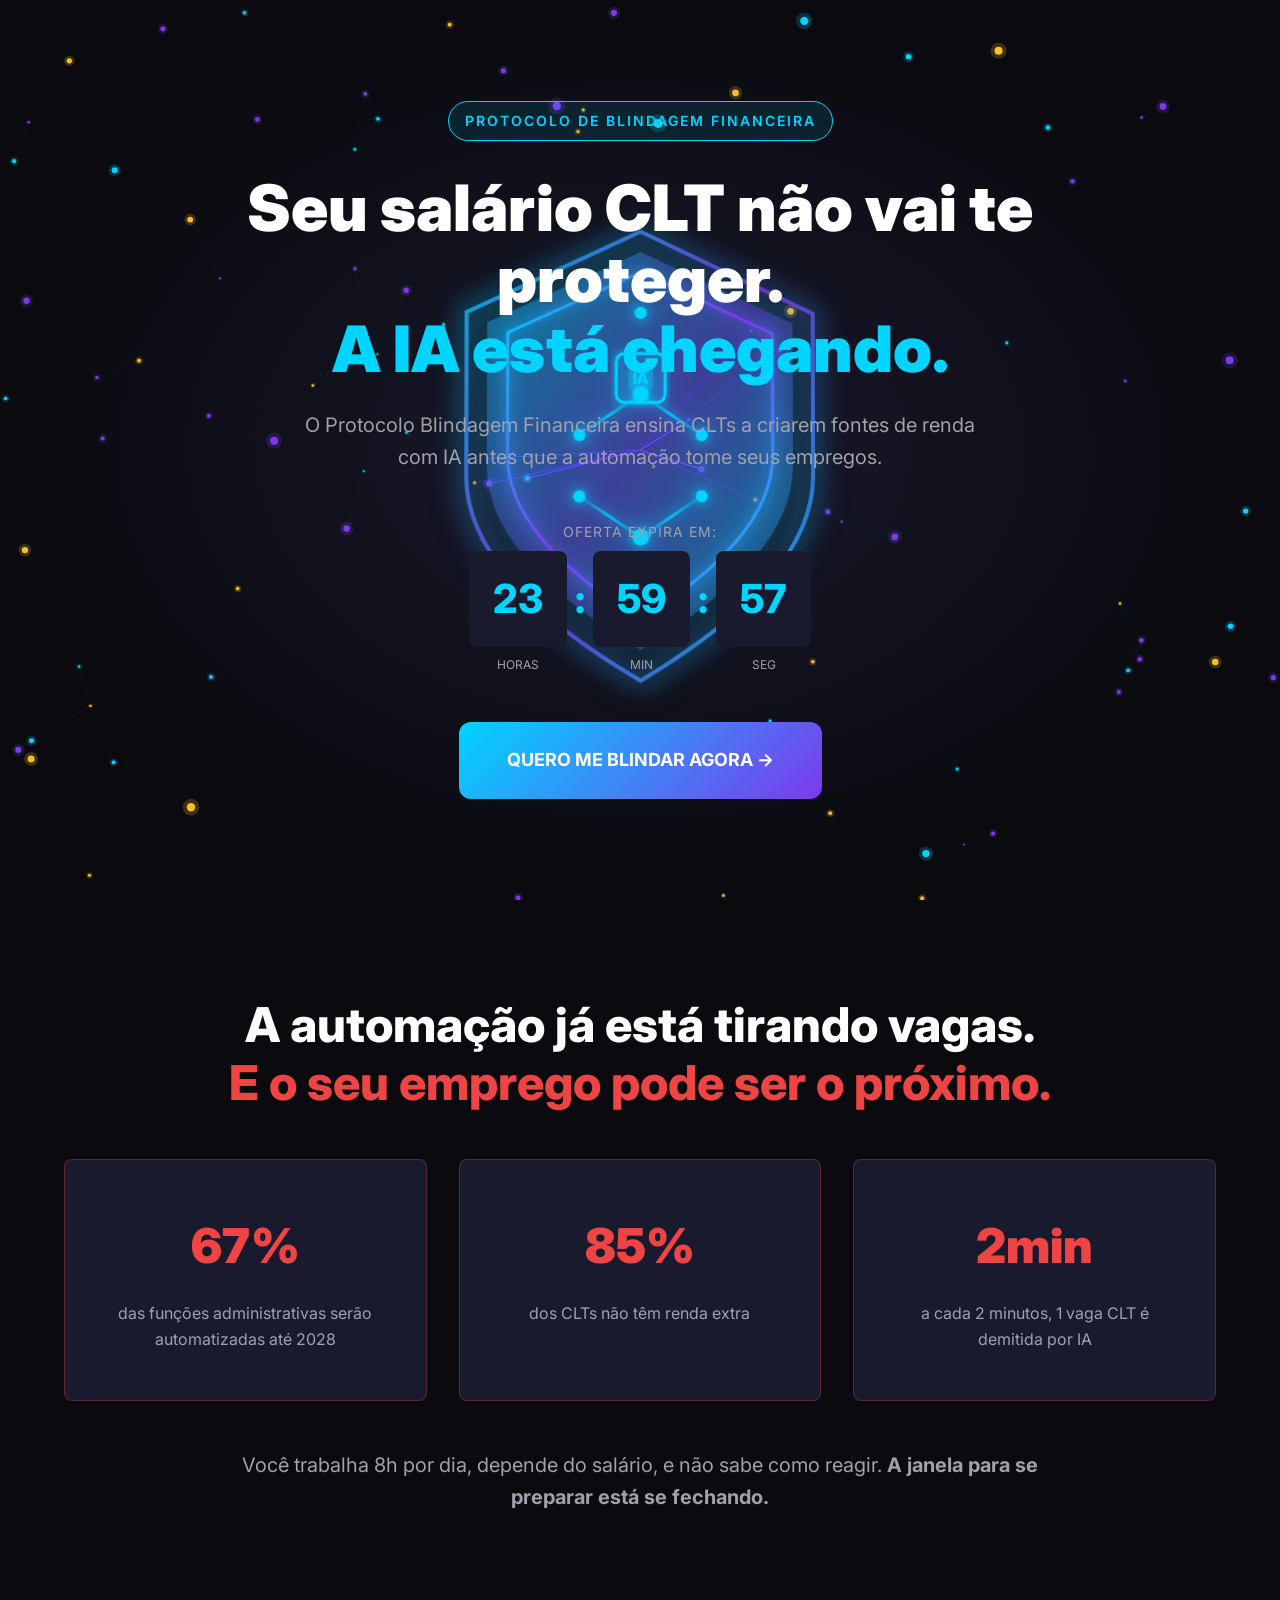
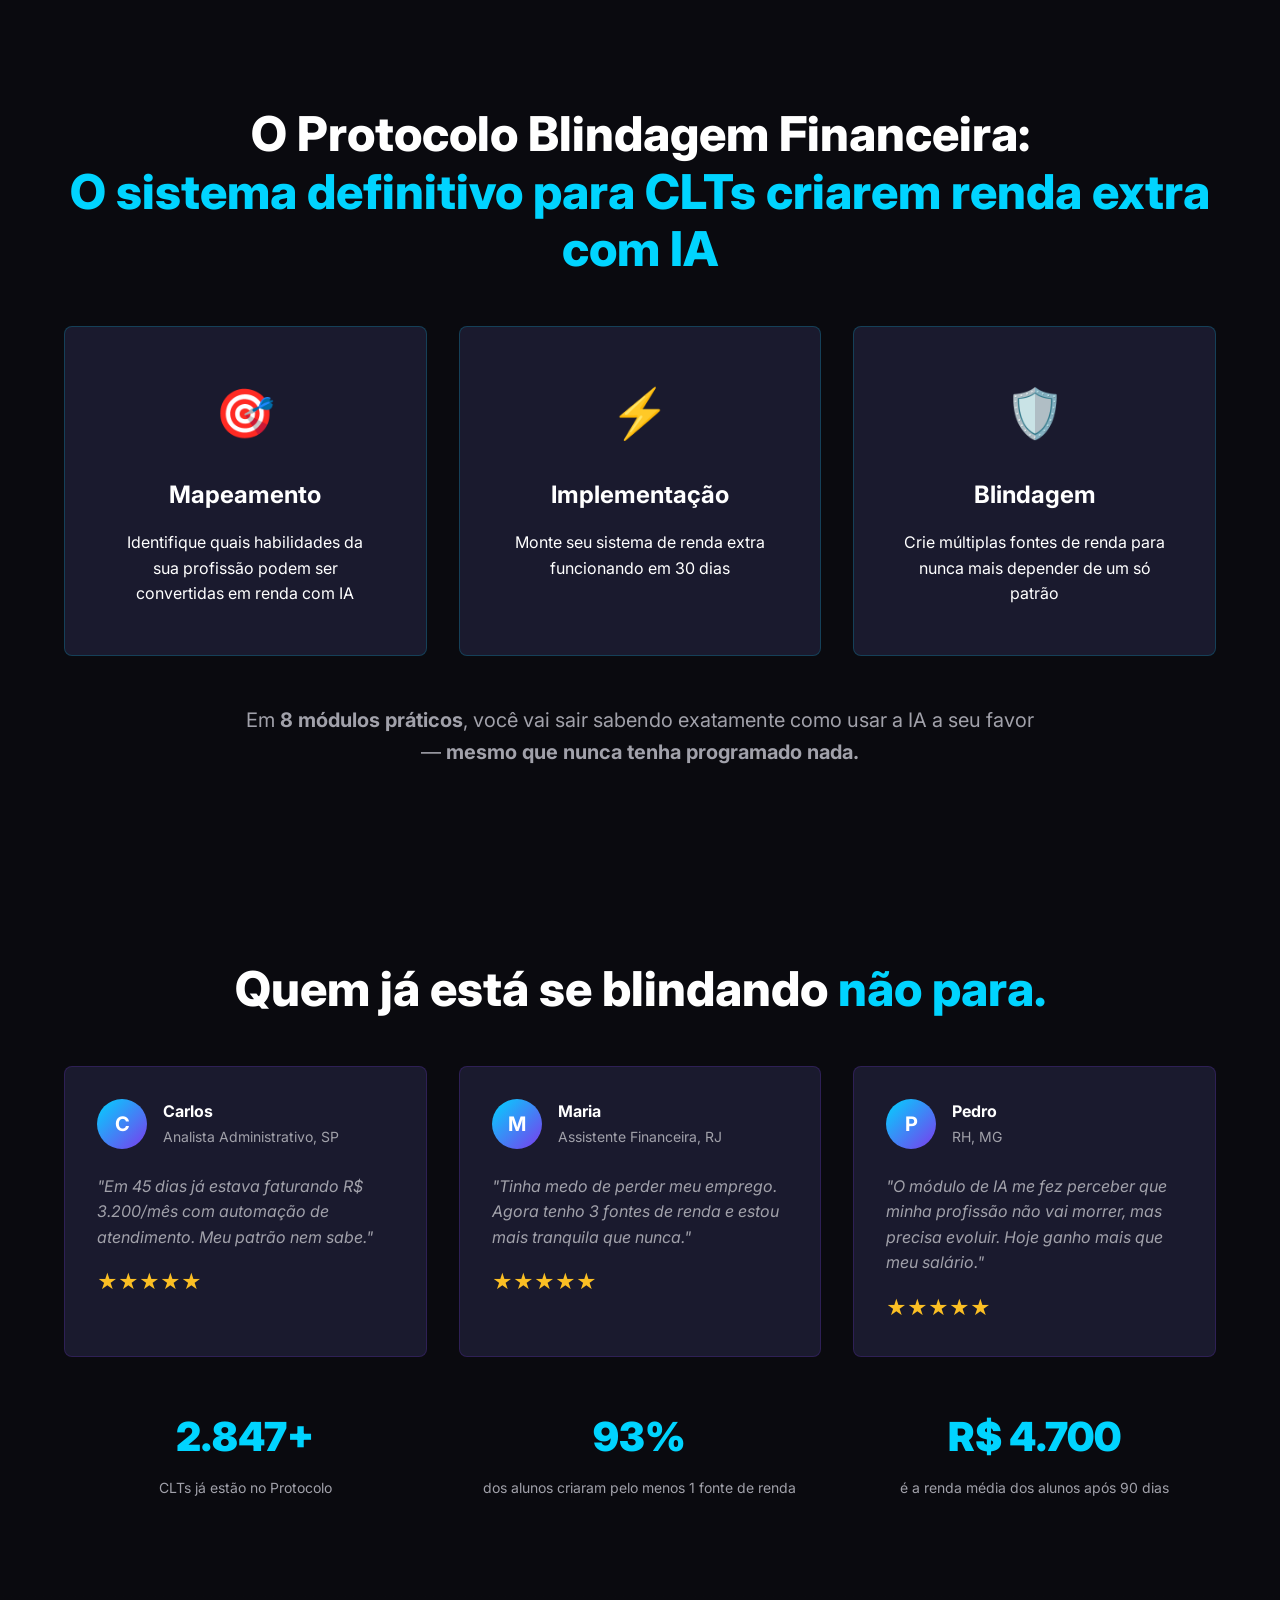
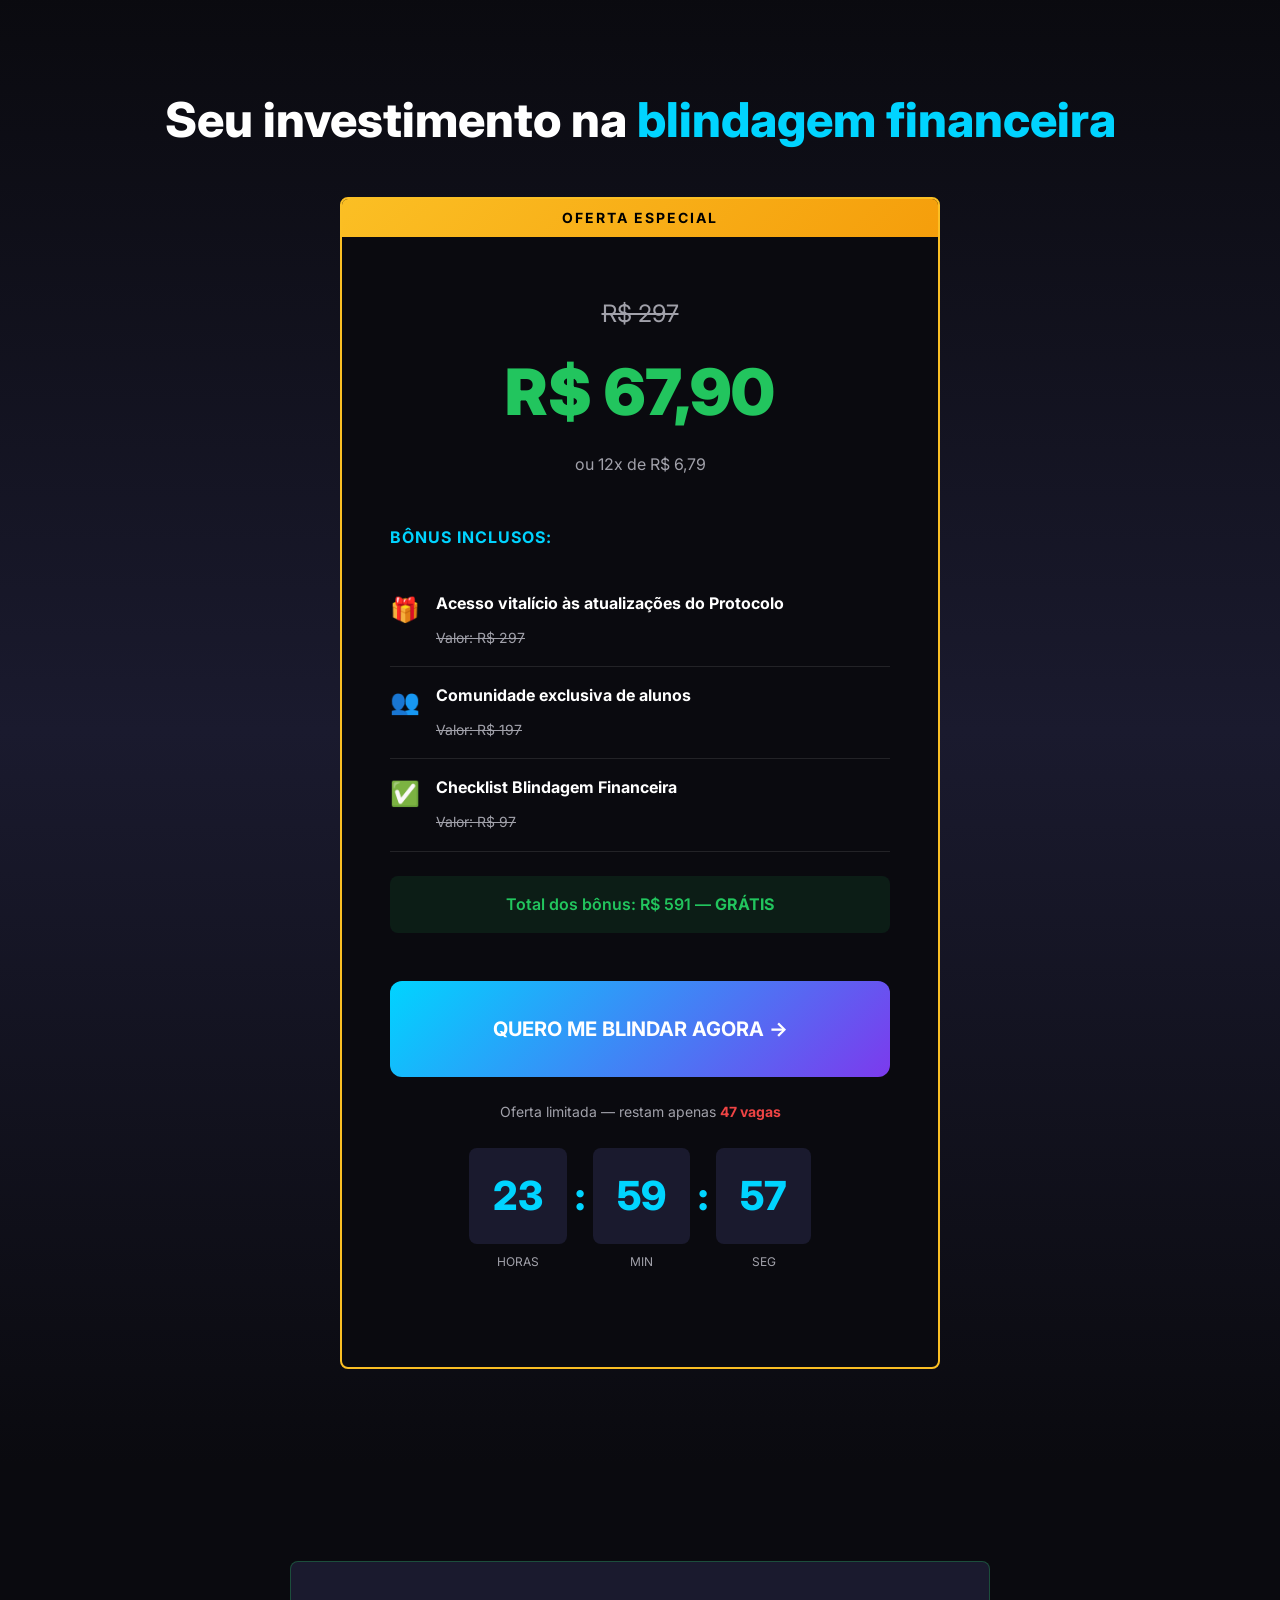
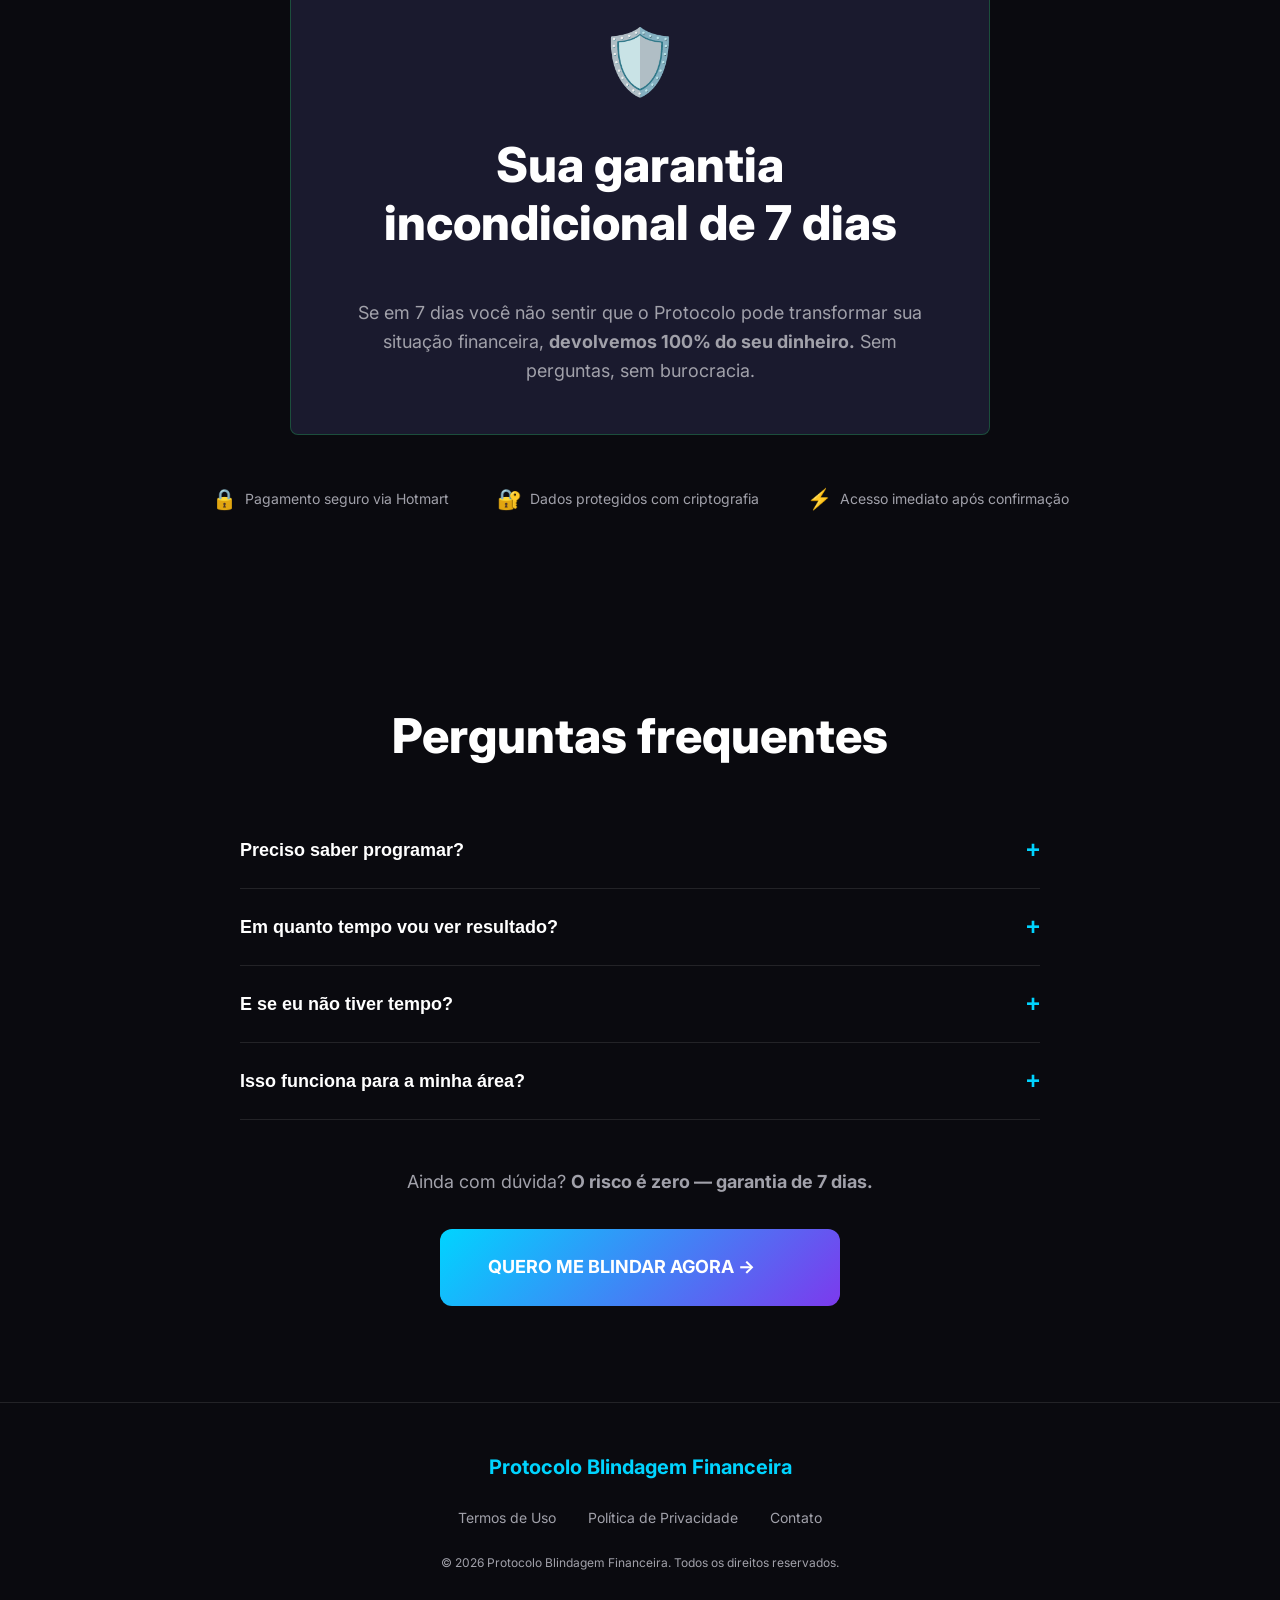
<file: index.html>
<!DOCTYPE html>
<html lang="pt-BR">
<head>
  <!-- Facebook Pixel Code -->
  <script>
    !function(f,b,e,v,n,t,s)
    {if(f.fbq)return;n=f.fbq=function(){n.callMethod?
    n.callMethod.apply(n,arguments):n.queue.push(arguments)};
    if(!f._fbq)f._fbq=n;n.push=n;n.loaded=!0;n.version='2.0';
    n.queue=[];t=b.createElement(e);t.async=!0;
    t.src=v;s=b.getElementsByTagName(e)[0];
    s.parentNode.insertBefore(t,s)}(window, document,'script',
    'https://connect.facebook.net/en_US/fbevents.js');
    fbq('init', '2038236130230136');
    fbq('track', 'PageView');
  </script>
  <noscript>
    <img height="1" width="1" style="display:none"
         src="https://www.facebook.com/tr?id=2038236130230136&ev=PageView&noscript=1"/>
  </noscript>
  <!-- End Facebook Pixel Code -->
  <meta charset="UTF-8">
  <meta name="viewport" content="width=device-width, initial-scale=1.0">
  <title>Protocolo Blindagem Financeira Anti IA</title>
  <meta name="description" content="O sistema definitivo para profissionais CLT criarem novas fontes de renda e se protegerem da automação por inteligência artificial.">
  <meta property="og:title" content="Protocolo Blindagem Financeira Anti IA">
  <meta property="og:description" content="O sistema definitivo para profissionais CLT criarem novas fontes de renda e se protegerem da automação por inteligência artificial.">
  <meta property="og:type" content="website">
  <meta property="og:image" content="https://example.com/og-image.jpg">
  <script type="application/ld+json">
  {
    "@context": "https://schema.org",
    "@type": "Product",
    "name": "Protocolo Blindagem Financeira Anti IA",
    "description": "O sistema definitivo para profissionais CLT criarem novas fontes de renda e se protegerem da automação por inteligência artificial.",
    "offers": {
      "@type": "Offer",
      "price": "67.90",
      "priceCurrency": "BRL"
    }
  }
  </script>
  <link rel="preconnect" href="https://fonts.googleapis.com">
  <link rel="preconnect" href="https://fonts.gstatic.com" crossorigin>
  <link href="https://fonts.googleapis.com/css2?family=Inter:wght@400;500;600;700;800;900&display=swap" rel="stylesheet">
  <link rel="stylesheet" href="css/style.css">
  <link rel="stylesheet" href="css/animations.css">
</head>
<body>
  <!-- Hero Section -->
  <section id="hero" class="hero">
    <canvas class="particles"></canvas>
    <div class="shield-3d-container">
      <svg class="shield-3d" viewBox="0 0 200 240" xmlns="http://www.w3.org/2000/svg">
        <defs>
          <linearGradient id="shieldGradient" x1="0%" y1="0%" x2="100%" y2="100%">
            <stop offset="0%" style="stop-color:#00d4ff;stop-opacity:1" />
            <stop offset="50%" style="stop-color:#7c3aed;stop-opacity:1" />
            <stop offset="100%" style="stop-color:#00d4ff;stop-opacity:1" />
          </linearGradient>
          <linearGradient id="circuitGradient" x1="0%" y1="0%" x2="100%" y2="0%">
            <stop offset="0%" style="stop-color:#00d4ff;stop-opacity:0.2" />
            <stop offset="50%" style="stop-color:#00d4ff;stop-opacity:1" />
            <stop offset="100%" style="stop-color:#00d4ff;stop-opacity:0.2" />
          </linearGradient>
          <filter id="glow">
            <feGaussianBlur stdDeviation="3" result="coloredBlur"/>
            <feMerge>
              <feMergeNode in="coloredBlur"/>
              <feMergeNode in="SourceGraphic"/>
            </feMerge>
          </filter>
          <filter id="glow-strong">
            <feGaussianBlur stdDeviation="6" result="coloredBlur"/>
            <feMerge>
              <feMergeNode in="coloredBlur"/>
              <feMergeNode in="SourceGraphic"/>
            </feMerge>
          </filter>
        </defs>
        <!-- Shield outer glow -->
        <path class="shield-glow" d="M100 10 L185 50 L185 130 Q185 180 100 230 Q15 180 15 130 L15 50 Z" 
              fill="none" stroke="url(#shieldGradient)" stroke-width="2" filter="url(#glow-strong)"/>
        <!-- Shield body -->
        <path class="shield-body" d="M100 20 L175 55 L175 125 Q175 170 100 215 Q25 170 25 125 L25 55 Z" 
              fill="url(#shieldGradient)" opacity="0.15"/>
        <!-- Shield inner border -->
        <path class="shield-border" d="M100 30 L165 60 L165 120 Q165 160 100 200 Q35 160 35 120 L35 60 Z" 
              fill="none" stroke="url(#shieldGradient)" stroke-width="1.5" filter="url(#glow)"/>
        <!-- Circuit lines -->
        <g class="circuits" filter="url(#glow)">
          <line class="circuit-line" x1="100" y1="50" x2="100" y2="90" stroke="url(#circuitGradient)" stroke-width="1.5"/>
          <line class="circuit-line" x1="100" y1="90" x2="70" y2="110" stroke="url(#circuitGradient)" stroke-width="1.5"/>
          <line class="circuit-line" x1="100" y1="90" x2="130" y2="110" stroke="url(#circuitGradient)" stroke-width="1.5"/>
          <line class="circuit-line" x1="70" y1="110" x2="70" y2="140" stroke="url(#circuitGradient)" stroke-width="1.5"/>
          <line class="circuit-line" x1="130" y1="110" x2="130" y2="140" stroke="url(#circuitGradient)" stroke-width="1.5"/>
          <line class="circuit-line" x1="70" y1="140" x2="100" y2="160" stroke="url(#circuitGradient)" stroke-width="1.5"/>
          <line class="circuit-line" x1="130" y1="140" x2="100" y2="160" stroke="url(#circuitGradient)" stroke-width="1.5"/>
          <!-- Circuit nodes -->
          <circle class="circuit-node" cx="100" cy="50" r="3" fill="#00d4ff"/>
          <circle class="circuit-node" cx="100" cy="90" r="4" fill="#00d4ff"/>
          <circle class="circuit-node" cx="70" cy="110" r="3" fill="#00d4ff"/>
          <circle class="circuit-node" cx="130" cy="110" r="3" fill="#00d4ff"/>
          <circle class="circuit-node" cx="70" cy="140" r="3" fill="#00d4ff"/>
          <circle class="circuit-node" cx="130" cy="140" r="3" fill="#00d4ff"/>
          <circle class="circuit-node" cx="100" cy="160" r="4" fill="#00d4ff"/>
        </g>
        <!-- Center icon - AI chip -->
        <g class="center-icon" filter="url(#glow)">
          <rect x="88" y="70" width="24" height="24" rx="4" fill="none" stroke="#00d4ff" stroke-width="1.5"/>
          <rect x="94" y="76" width="12" height="12" rx="2" fill="#00d4ff" opacity="0.3"/>
          <text x="100" y="85" text-anchor="middle" fill="#00d4ff" font-size="8" font-weight="bold">IA</text>
        </g>
      </svg>
    </div>
    <div class="hero-content">
      <div class="badge">PROTOCOLO DE BLINDAGEM FINANCEIRA</div>
      <h1>Seu salário CLT não vai te proteger.<br><span class="highlight">A IA está chegando.</span></h1>
      <p class="subtitle">O Protocolo Blindagem Financeira ensina CLTs a criarem fontes de renda com IA antes que a automação tome seus empregos.</p>
      <div class="timer-container">
        <p class="timer-label">Oferta expira em:</p>
        <div class="timer">
          <div class="timer-block"><span id="hours">00</span><small>horas</small></div>
          <div class="timer-separator">:</div>
          <div class="timer-block"><span id="minutes">00</span><small>min</small></div>
          <div class="timer-separator">:</div>
          <div class="timer-block"><span id="seconds">00</span><small>seg</small></div>
        </div>
      </div>
      <a href="https://payhip.com/buy?s=1&qty%5BIJWRf%5D=1&cart_links%5B%5D=IJWRf" target="_blank" rel="noopener" class="cta-button">QUERO ME BLINDAR AGORA →</a>
    </div>
  </section>

  <!-- Problem Section -->
  <section id="problema" class="section problema">
    <div class="container">
      <h2>A automação já está tirando vagas.<br><span class="highlight-red">E o seu emprego pode ser o próximo.</span></h2>
      <div class="stats-grid">
        <div class="stat-card">
          <span class="stat-number">67%</span>
          <p class="stat-text">das funções administrativas serão automatizadas até 2028</p>
        </div>
        <div class="stat-card">
          <span class="stat-number">85%</span>
          <p class="stat-text">dos CLTs não têm renda extra</p>
        </div>
        <div class="stat-card">
          <span class="stat-number">2min</span>
          <p class="stat-text">a cada 2 minutos, 1 vaga CLT é demitida por IA</p>
        </div>
      </div>
      <p class="problem-text">Você trabalha 8h por dia, depende do salário, e não sabe como reagir. <strong>A janela para se preparar está se fechando.</strong></p>
    </div>
  </section>

  <!-- Solution Section -->
  <section id="solucao" class="section solucao">
    <div class="container">
      <h2>O Protocolo Blindagem Financeira:<br><span class="highlight">O sistema definitivo para CLTs criarem renda extra com IA</span></h2>
      <div class="pillars-grid">
        <div class="pillar-card">
          <div class="pillar-icon">🎯</div>
          <h3>Mapeamento</h3>
          <p>Identifique quais habilidades da sua profissão podem ser convertidas em renda com IA</p>
        </div>
        <div class="pillar-card">
          <div class="pillar-icon">⚡</div>
          <h3>Implementação</h3>
          <p>Monte seu sistema de renda extra funcionando em 30 dias</p>
        </div>
        <div class="pillar-card">
          <div class="pillar-icon">🛡️</div>
          <h3>Blindagem</h3>
          <p>Crie múltiplas fontes de renda para nunca mais depender de um só patrão</p>
        </div>
      </div>
      <p class="solution-text">Em <strong>8 módulos práticos</strong>, você vai sair sabendo exatamente como usar a IA a seu favor — <strong>mesmo que nunca tenha programado nada.</strong></p>
    </div>
  </section>

  <!-- Social Proof Section -->
  <section id="prova-social" class="section prova-social">
    <div class="container">
      <h2>Quem já está se blindando <span class="highlight">não para.</span></h2>
      <div class="testimonials-grid">
        <div class="testimonial-card">
          <div class="testimonial-header">
            <div class="avatar">C</div>
            <div>
              <strong>Carlos</strong>
              <span>Analista Administrativo, SP</span>
            </div>
          </div>
          <p class="testimonial-text">"Em 45 dias já estava faturando R$ 3.200/mês com automação de atendimento. Meu patrão nem sabe."</p>
          <div class="stars">★★★★★</div>
        </div>
        <div class="testimonial-card">
          <div class="testimonial-header">
            <div class="avatar">M</div>
            <div>
              <strong>Maria</strong>
              <span>Assistente Financeira, RJ</span>
            </div>
          </div>
          <p class="testimonial-text">"Tinha medo de perder meu emprego. Agora tenho 3 fontes de renda e estou mais tranquila que nunca."</p>
          <div class="stars">★★★★★</div>
        </div>
        <div class="testimonial-card">
          <div class="testimonial-header">
            <div class="avatar">P</div>
            <div>
              <strong>Pedro</strong>
              <span>RH, MG</span>
            </div>
          </div>
          <p class="testimonial-text">"O módulo de IA me fez perceber que minha profissão não vai morrer, mas precisa evoluir. Hoje ganho mais que meu salário."</p>
          <div class="stars">★★★★★</div>
        </div>
      </div>
      <div class="metrics">
        <div class="metric">
          <span class="metric-number">2.847+</span>
          <p>CLTs já estão no Protocolo</p>
        </div>
        <div class="metric">
          <span class="metric-number">93%</span>
          <p>dos alunos criaram pelo menos 1 fonte de renda</p>
        </div>
        <div class="metric">
          <span class="metric-number">R$ 4.700</span>
          <p>é a renda média dos alunos após 90 dias</p>
        </div>
      </div>
    </div>
  </section>

  <!-- Offer Section -->
  <section id="oferta" class="section oferta">
    <div class="container">
      <h2>Seu investimento na <span class="highlight">blindagem financeira</span></h2>
      <div class="offer-card">
        <div class="offer-badge">OFERTA ESPECIAL</div>
        <div class="price-container">
          <span class="price-original">R$ 297</span>
          <span class="price-current">R$ 67,90</span>
          <span class="price-installment">ou 12x de R$ 6,79</span>
        </div>
        <div class="bonuses">
          <h3>BÔNUS INCLUSOS:</h3>
          <div class="bonus-item">
            <span class="bonus-icon">🎁</span>
            <div>
              <strong>Acesso vitalício às atualizações do Protocolo</strong>
              <span class="bonus-value">Valor: R$ 297</span>
            </div>
          </div>
          <div class="bonus-item">
            <span class="bonus-icon">👥</span>
            <div>
              <strong>Comunidade exclusiva de alunos</strong>
              <span class="bonus-value">Valor: R$ 197</span>
            </div>
          </div>
          <div class="bonus-item">
            <span class="bonus-icon">✅</span>
            <div>
              <strong>Checklist Blindagem Financeira</strong>
              <span class="bonus-value">Valor: R$ 97</span>
            </div>
          </div>
          <div class="bonus-total">
            <span>Total dos bônus: R$ 591 — <strong>GRÁTIS</strong></span>
          </div>
        </div>
        <a href="https://payhip.com/buy?s=1&qty%5BIJWRf%5D=1&cart_links%5B%5D=IJWRf" target="_blank" rel="noopener" class="cta-button cta-offer">QUERO ME BLINDAR AGORA →</a>
        <p class="offer-urgency">Oferta limitada — restam apenas <strong>47 vagas</strong></p>
        <div class="timer-container timer-offer">
          <div class="timer">
            <div class="timer-block"><span id="hours-offer">00</span><small>horas</small></div>
            <div class="timer-separator">:</div>
            <div class="timer-block"><span id="minutes-offer">00</span><small>min</small></div>
            <div class="timer-separator">:</div>
            <div class="timer-block"><span id="seconds-offer">00</span><small>seg</small></div>
          </div>
        </div>
      </div>
    </div>
  </section>

  <!-- Guarantee Section -->
  <section id="garantia" class="section garantia">
    <div class="container">
      <div class="guarantee-card">
        <div class="guarantee-icon">🛡️</div>
        <h2>Sua garantia incondicional de 7 dias</h2>
        <p>Se em 7 dias você não sentir que o Protocolo pode transformar sua situação financeira, <strong>devolvemos 100% do seu dinheiro.</strong> Sem perguntas, sem burocracia.</p>
      </div>
      <div class="security-badges">
        <div class="security-badge">
          <span class="badge-icon">🔒</span>
          <span>Pagamento seguro via Hotmart</span>
        </div>
        <div class="security-badge">
          <span class="badge-icon">🔐</span>
          <span>Dados protegidos com criptografia</span>
        </div>
        <div class="security-badge">
          <span class="badge-icon">⚡</span>
          <span>Acesso imediato após confirmação</span>
        </div>
      </div>
    </div>
  </section>

  <!-- FAQ Section -->
  <section id="faq" class="section faq">
    <div class="container">
      <h2>Perguntas frequentes</h2>
      <div class="faq-list">
        <div class="faq-item">
          <button type="button" class="faq-question" aria-expanded="false" aria-controls="faq-answer-1">
            <span>Preciso saber programar?</span>
            <span class="faq-toggle">+</span>
          </button>
          <div class="faq-answer" id="faq-answer-1" role="region">
            <p>Não. O Protocolo foi feito para leigos. Tudo é explicado passo a passo, do zero absoluto.</p>
          </div>
        </div>
        <div class="faq-item">
          <button type="button" class="faq-question" aria-expanded="false" aria-controls="faq-answer-2">
            <span>Em quanto tempo vou ver resultado?</span>
            <span class="faq-toggle">+</span>
          </button>
          <div class="faq-answer" id="faq-answer-2" role="region">
            <p>A maioria dos alunos cria sua primeira fonte de renda em 30 dias seguindo o método.</p>
          </div>
        </div>
        <div class="faq-item">
          <button type="button" class="faq-question" aria-expanded="false" aria-controls="faq-answer-3">
            <span>E se eu não tiver tempo?</span>
            <span class="faq-toggle">+</span>
          </button>
          <div class="faq-answer" id="faq-answer-3" role="region">
            <p>O curso tem módulos de 15 minutos. Você pode estudar no horário que quiser, no seu ritmo.</p>
          </div>
        </div>
        <div class="faq-item">
          <button type="button" class="faq-question" aria-expanded="false" aria-controls="faq-answer-4">
            <span>Isso funciona para a minha área?</span>
            <span class="faq-toggle">+</span>
          </button>
          <div class="faq-answer" id="faq-answer-4" role="region">
            <p>Sim. O Protocolo se adapta a qualquer profissão CLT. O método é universal.</p>
          </div>
        </div>
      </div>
      <p class="faq-cta">Ainda com dúvida? <strong>O risco é zero — garantia de 7 dias.</strong></p>
      <a href="https://payhip.com/buy?s=1&qty%5BIJWRf%5D=1&cart_links%5B%5D=IJWRf" target="_blank" rel="noopener" class="cta-button">QUERO ME BLINDAR AGORA →</a>
    </div>
  </section>

  <!-- Footer -->
  <footer class="footer">
    <div class="container">
      <div class="footer-content">
        <div class="footer-logo">Protocolo Blindagem Financeira</div>
        <div class="footer-links">
          <a href="#">Termos de Uso</a>
          <a href="#">Política de Privacidade</a>
          <a href="#">Contato</a>
        </div>
        <p class="footer-copyright">© 2026 Protocolo Blindagem Financeira. Todos os direitos reservados.</p>
      </div>
    </div>
  </footer>

  <script src="js/particles.js"></script>
  <script src="js/timer.js"></script>
  <script src="js/main.js"></script>
  <script src="js/three-d.js"></script>
  <noscript>
    <style>
      .hero { min-height: auto; padding: 48px 24px; }
      .hero-content { max-width: 100%; }
      .particles { display: none; }
      .timer-container { display: none; }
      .cta-button { display: inline-block; margin-top: 24px; }
    </style>
    <div style="text-align: center; padding: 48px 24px; background: #0a0a0f; color: #fff;">
      <h1 style="font-size: 2rem; margin-bottom: 16px;">Protocolo Blindagem Financeira Anti IA</h1>
      <p style="color: #a1a1aa; margin-bottom: 24px;">Para acessar este conteúdo, ative o JavaScript no seu navegador.</p>
      <a href="https://payhip.com/buy?s=1&qty%5BIJWRf%5D=1&cart_links%5B%5D=IJWRf" target="_blank" rel="noopener" class="cta-button">QUERO ME BLINDAR AGORA →</a>
    </div>
  </noscript>
</body>
</html>
</file>
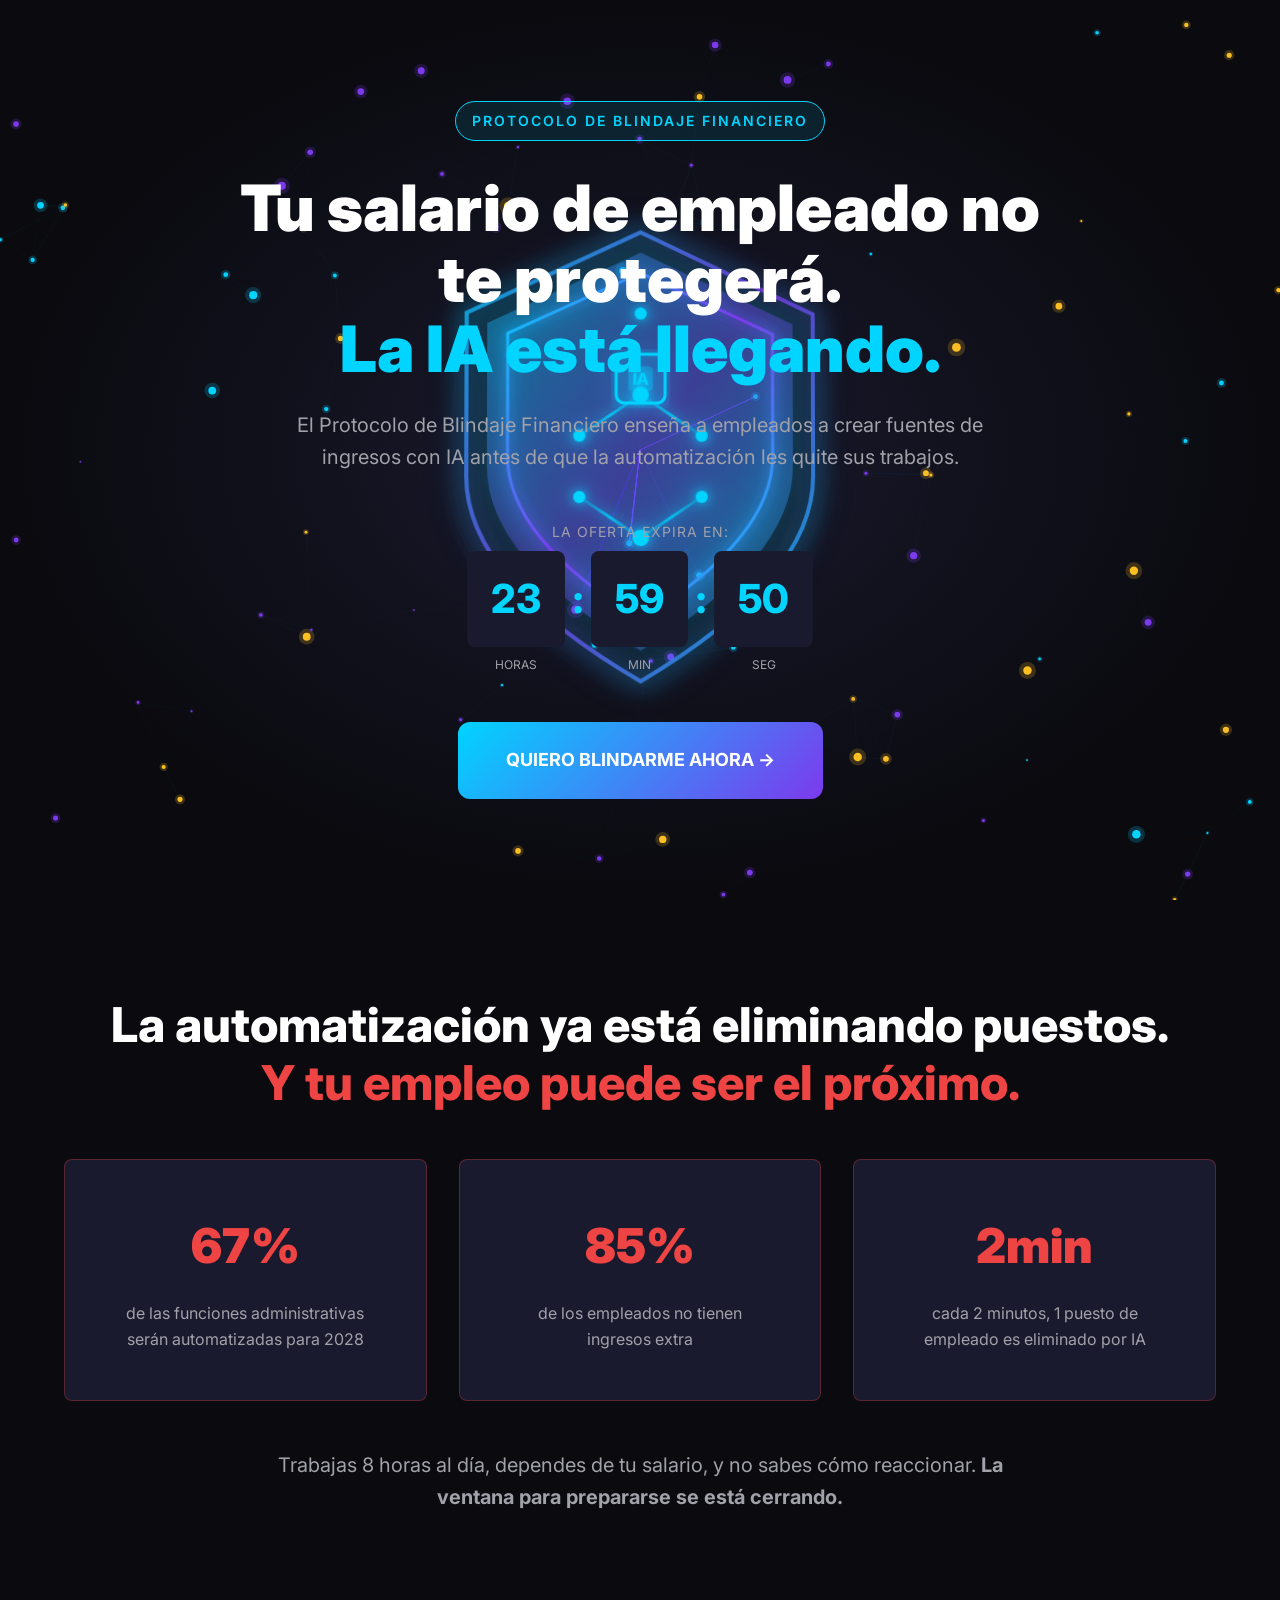
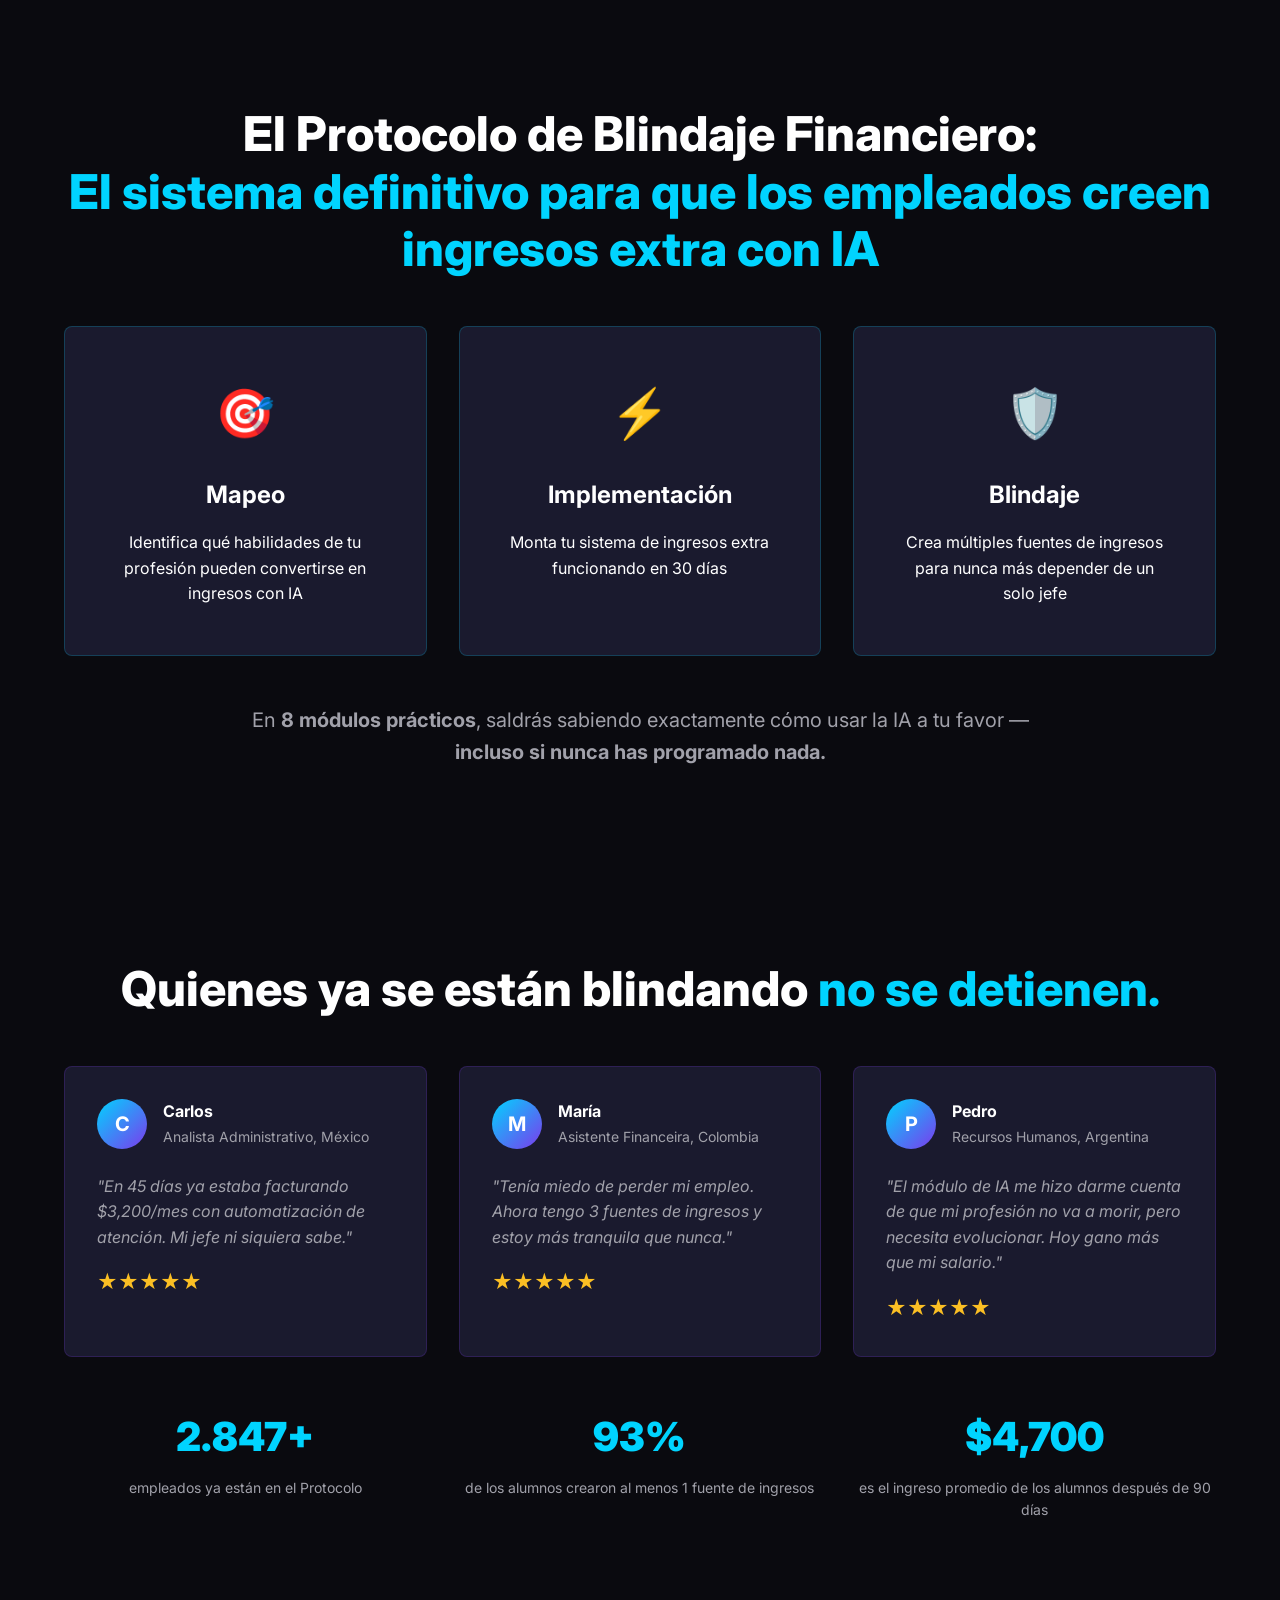
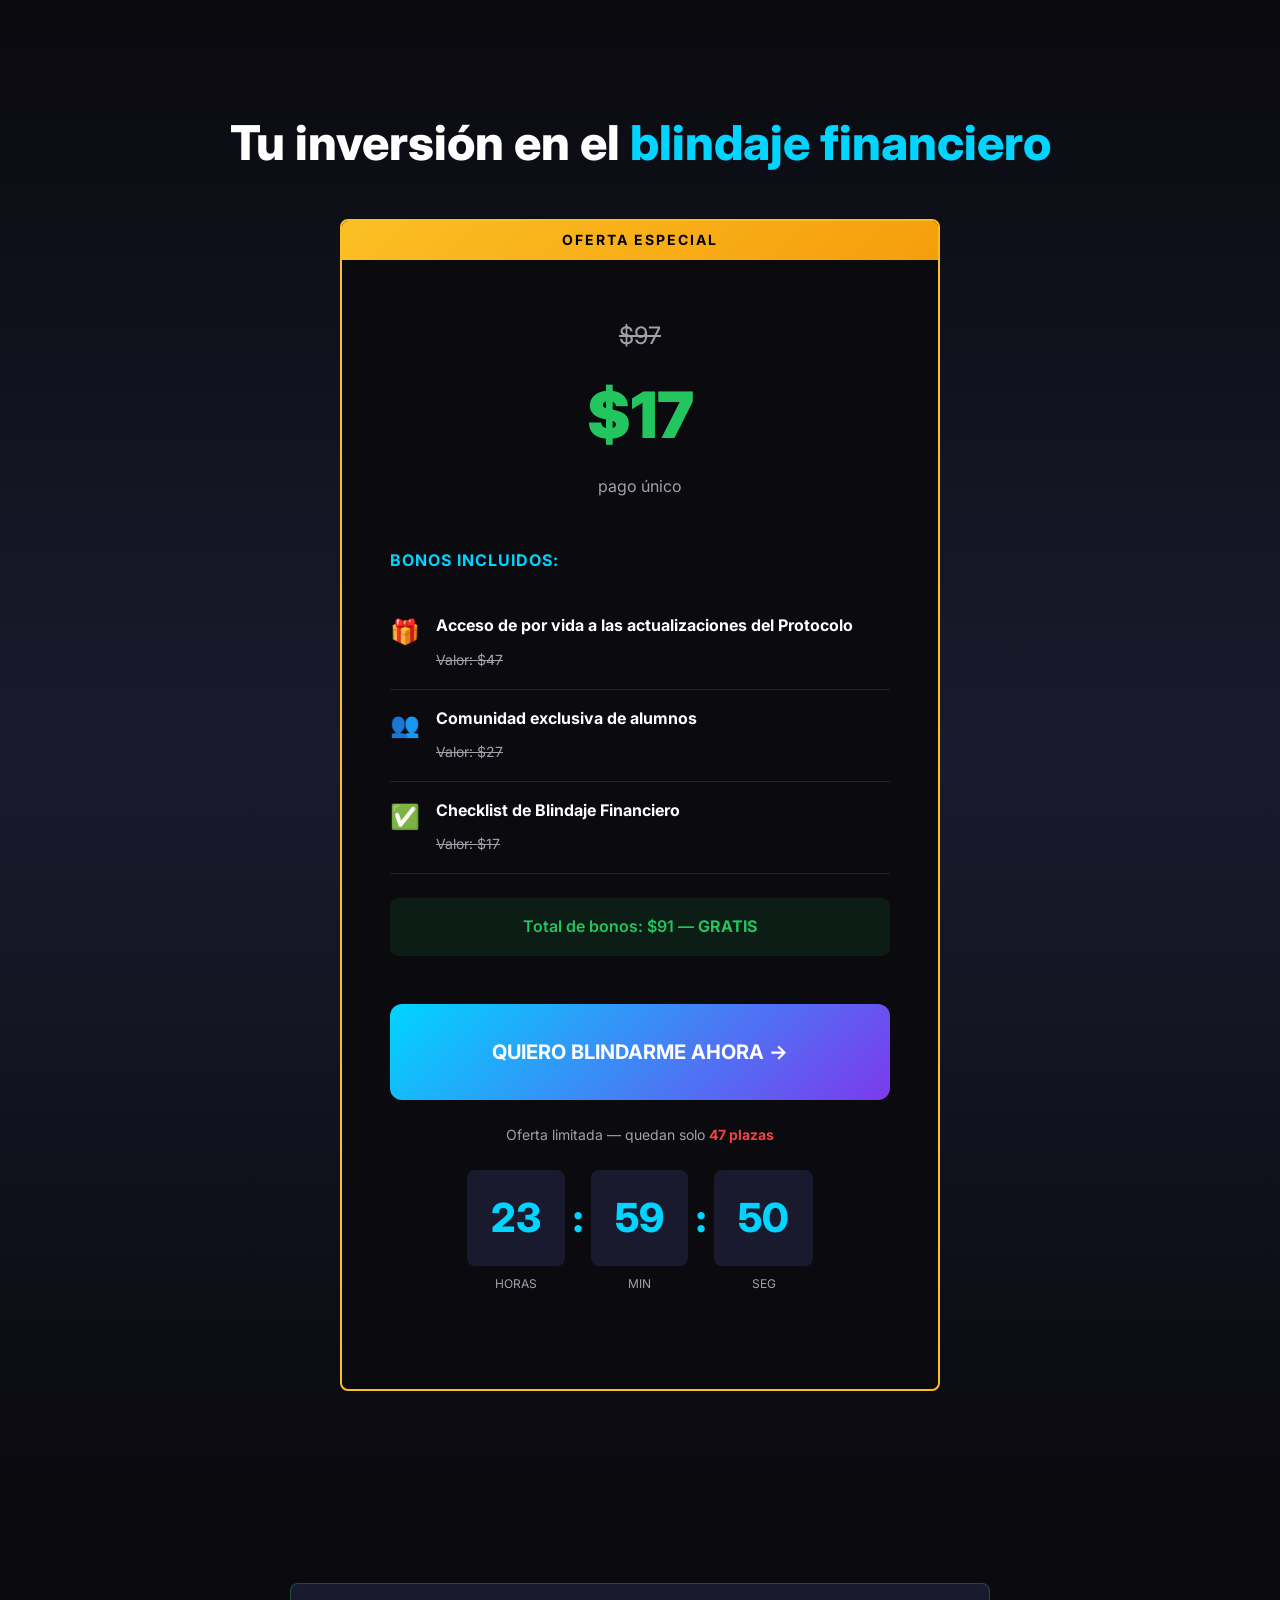
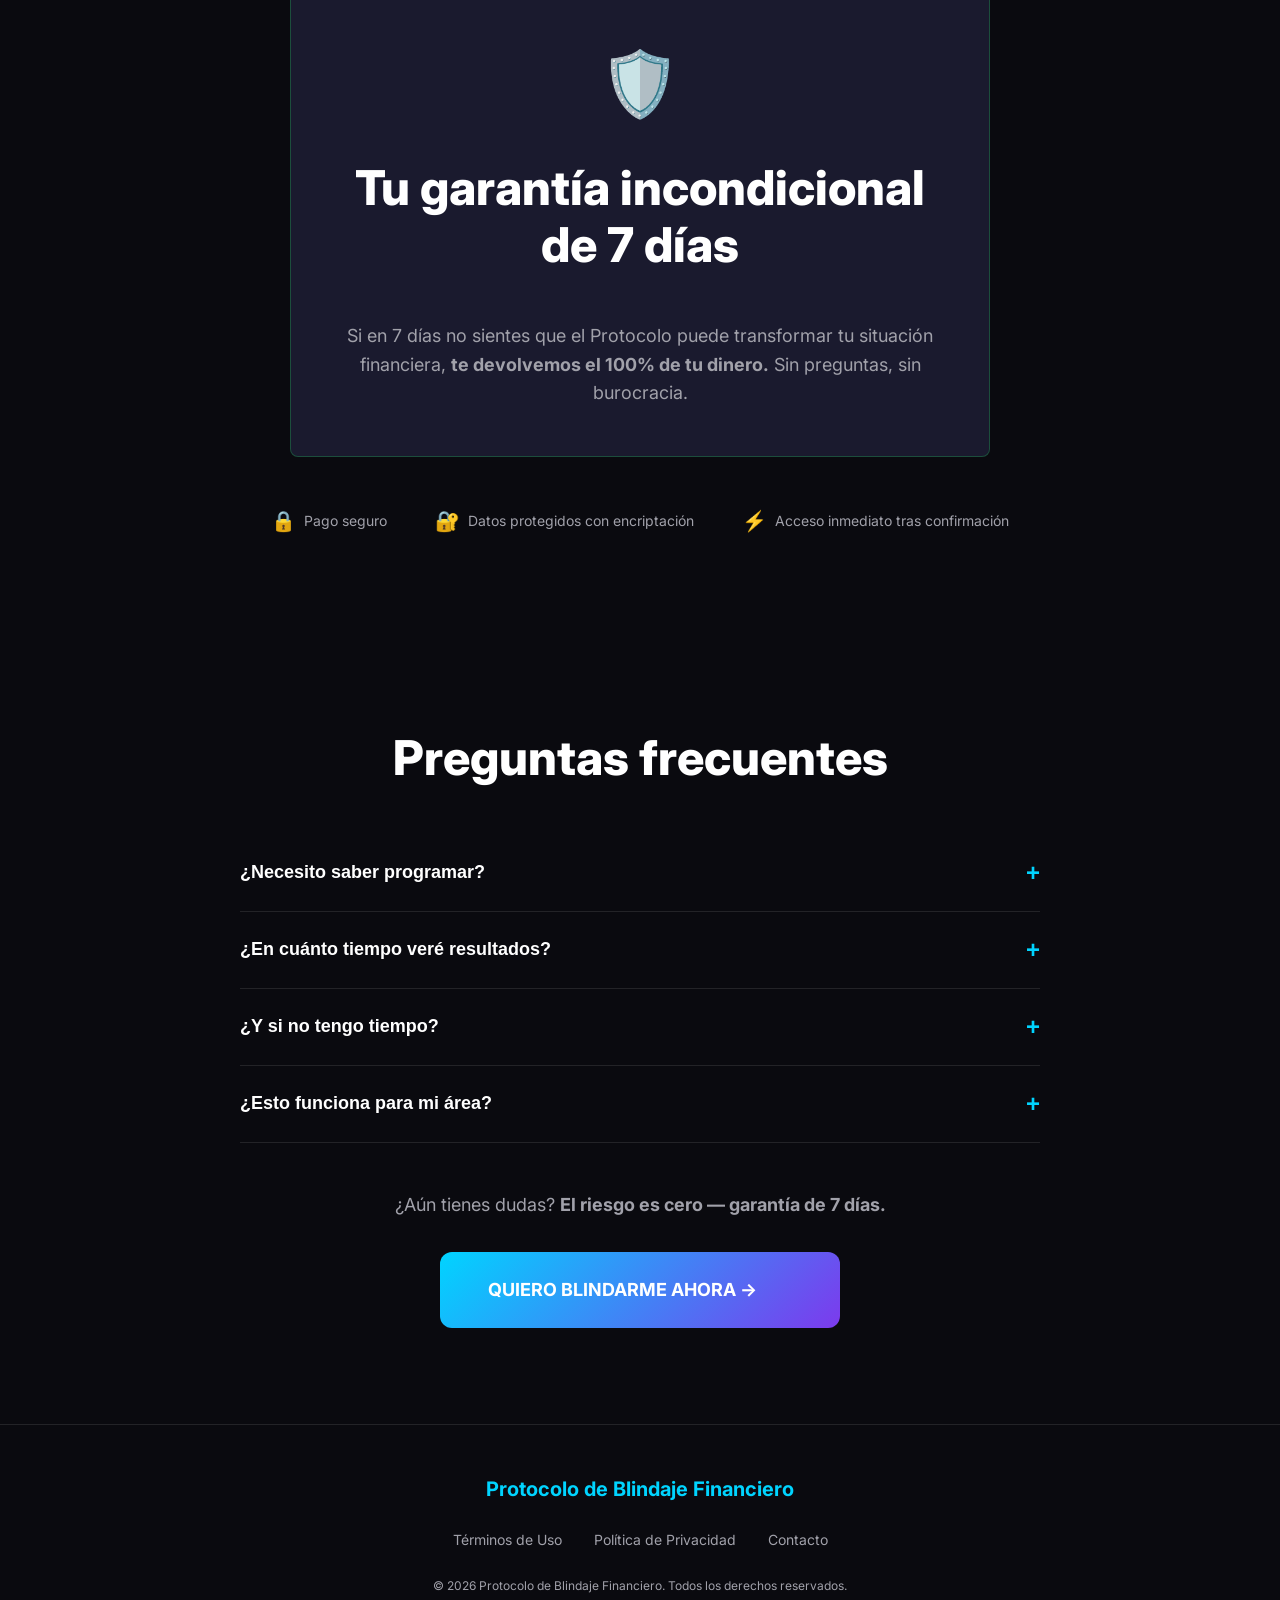
<file: es/index.html>
<!DOCTYPE html>
<html lang="es">
<head>
  <!-- Facebook Pixel Code -->
  <script>
    !function(f,b,e,v,n,t,s)
    {if(f.fbq)return;n=f.fbq=function(){n.callMethod?
    n.callMethod.apply(n,arguments):n.queue.push(arguments)};
    if(!f._fbq)f._fbq=n;n.push=n;n.loaded=!0;n.version='2.0';
    n.queue=[];t=b.createElement(e);t.async=!0;
    t.src=v;s=b.getElementsByTagName(e)[0];
    s.parentNode.insertBefore(t,s)}(window, document,'script',
    'https://connect.facebook.net/en_US/fbevents.js');
    fbq('init', '2038236130230136');
    fbq('track', 'PageView');
  </script>
  <noscript>
    <img height="1" width="1" style="display:none"
         src="https://www.facebook.com/tr?id=2038236130230136&ev=PageView&noscript=1"/>
  </noscript>
  <!-- End Facebook Pixel Code -->
  <meta charset="UTF-8">
  <meta name="viewport" content="width=device-width, initial-scale=1.0">
  <title>Protocolo de Blindaje Financiero Anti IA</title>
  <meta name="description" content="El sistema definitivo para profesionales empleados creen nuevas fuentes de ingresos y se protejan de la automatización por inteligencia artificial.">
  <meta property="og:title" content="Protocolo de Blindaje Financiero Anti IA">
  <meta property="og:description" content="El sistema definitivo para profesionales empleados creen nuevas fuentes de ingresos y se protejan de la automatización por inteligencia artificial.">
  <meta property="og:type" content="website">
  <meta property="og:image" content="https://example.com/og-image.jpg">
  <script type="application/ld+json">
  {
    "@context": "https://schema.org",
    "@type": "Product",
    "name": "Protocolo de Blindaje Financiero Anti IA",
    "description": "El sistema definitivo para profesionales empleados creen nuevas fuentes de ingresos y se protejan de la automatización por inteligencia artificial.",
    "offers": {
      "@type": "Offer",
      "price": "17.00",
      "priceCurrency": "USD"
    }
  }
  </script>
  <link rel="preconnect" href="https://fonts.googleapis.com">
  <link rel="preconnect" href="https://fonts.gstatic.com" crossorigin>
  <link href="https://fonts.googleapis.com/css2?family=Inter:wght@400;500;600;700;800;900&display=swap" rel="stylesheet">
  <link rel="stylesheet" href="../css/style.css">
  <link rel="stylesheet" href="../css/animations.css">
</head>
<body>
  <!-- Hero Section -->
  <section id="hero" class="hero">
    <canvas class="particles"></canvas>
    <div class="shield-3d-container">
      <svg class="shield-3d" viewBox="0 0 200 240" xmlns="http://www.w3.org/2000/svg">
        <defs>
          <linearGradient id="shieldGradient" x1="0%" y1="0%" x2="100%" y2="100%">
            <stop offset="0%" style="stop-color:#00d4ff;stop-opacity:1" />
            <stop offset="50%" style="stop-color:#7c3aed;stop-opacity:1" />
            <stop offset="100%" style="stop-color:#00d4ff;stop-opacity:1" />
          </linearGradient>
          <linearGradient id="circuitGradient" x1="0%" y1="0%" x2="100%" y2="0%">
            <stop offset="0%" style="stop-color:#00d4ff;stop-opacity:0.2" />
            <stop offset="50%" style="stop-color:#00d4ff;stop-opacity:1" />
            <stop offset="100%" style="stop-color:#00d4ff;stop-opacity:0.2" />
          </linearGradient>
          <filter id="glow">
            <feGaussianBlur stdDeviation="3" result="coloredBlur"/>
            <feMerge>
              <feMergeNode in="coloredBlur"/>
              <feMergeNode in="SourceGraphic"/>
            </feMerge>
          </filter>
          <filter id="glow-strong">
            <feGaussianBlur stdDeviation="6" result="coloredBlur"/>
            <feMerge>
              <feMergeNode in="coloredBlur"/>
              <feMergeNode in="SourceGraphic"/>
            </feMerge>
          </filter>
        </defs>
        <path class="shield-glow" d="M100 10 L185 50 L185 130 Q185 180 100 230 Q15 180 15 130 L15 50 Z" 
              fill="none" stroke="url(#shieldGradient)" stroke-width="2" filter="url(#glow-strong)"/>
        <path class="shield-body" d="M100 20 L175 55 L175 125 Q175 170 100 215 Q25 170 25 125 L25 55 Z" 
              fill="url(#shieldGradient)" opacity="0.15"/>
        <path class="shield-border" d="M100 30 L165 60 L165 120 Q165 160 100 200 Q35 160 35 120 L35 60 Z" 
              fill="none" stroke="url(#shieldGradient)" stroke-width="1.5" filter="url(#glow)"/>
        <g class="circuits" filter="url(#glow)">
          <line class="circuit-line" x1="100" y1="50" x2="100" y2="90" stroke="url(#circuitGradient)" stroke-width="1.5"/>
          <line class="circuit-line" x1="100" y1="90" x2="70" y2="110" stroke="url(#circuitGradient)" stroke-width="1.5"/>
          <line class="circuit-line" x1="100" y1="90" x2="130" y2="110" stroke="url(#circuitGradient)" stroke-width="1.5"/>
          <line class="circuit-line" x1="70" y1="110" x2="70" y2="140" stroke="url(#circuitGradient)" stroke-width="1.5"/>
          <line class="circuit-line" x1="130" y1="110" x2="130" y2="140" stroke="url(#circuitGradient)" stroke-width="1.5"/>
          <line class="circuit-line" x1="70" y1="140" x2="100" y2="160" stroke="url(#circuitGradient)" stroke-width="1.5"/>
          <line class="circuit-line" x1="130" y1="140" x2="100" y2="160" stroke="url(#circuitGradient)" stroke-width="1.5"/>
          <circle class="circuit-node" cx="100" cy="50" r="3" fill="#00d4ff"/>
          <circle class="circuit-node" cx="100" cy="90" r="4" fill="#00d4ff"/>
          <circle class="circuit-node" cx="70" cy="110" r="3" fill="#00d4ff"/>
          <circle class="circuit-node" cx="130" cy="110" r="3" fill="#00d4ff"/>
          <circle class="circuit-node" cx="70" cy="140" r="3" fill="#00d4ff"/>
          <circle class="circuit-node" cx="130" cy="140" r="3" fill="#00d4ff"/>
          <circle class="circuit-node" cx="100" cy="160" r="4" fill="#00d4ff"/>
        </g>
        <g class="center-icon" filter="url(#glow)">
          <rect x="88" y="70" width="24" height="24" rx="4" fill="none" stroke="#00d4ff" stroke-width="1.5"/>
          <rect x="94" y="76" width="12" height="12" rx="2" fill="#00d4ff" opacity="0.3"/>
          <text x="100" y="85" text-anchor="middle" fill="#00d4ff" font-size="8" font-weight="bold">IA</text>
        </g>
      </svg>
    </div>
    <div class="hero-content">
      <div class="badge">PROTOCOLO DE BLINDAJE FINANCIERO</div>
      <h1>Tu salario de empleado no te protegerá.<br><span class="highlight">La IA está llegando.</span></h1>
      <p class="subtitle">El Protocolo de Blindaje Financiero enseña a empleados a crear fuentes de ingresos con IA antes de que la automatización les quite sus trabajos.</p>
      <div class="timer-container">
        <p class="timer-label">La oferta expira en:</p>
        <div class="timer">
          <div class="timer-block"><span id="hours">00</span><small>horas</small></div>
          <div class="timer-separator">:</div>
          <div class="timer-block"><span id="minutes">00</span><small>min</small></div>
          <div class="timer-separator">:</div>
          <div class="timer-block"><span id="seconds">00</span><small>seg</small></div>
        </div>
      </div>
      <a href="https://payhip.com/buy?s=1&qty%5BIJWRf%5D=1&cart_links%5B%5D=IJWRf" target="_blank" rel="noopener" class="cta-button">QUIERO BLINDARME AHORA →</a>
    </div>
  </section>

  <!-- Problem Section -->
  <section id="problema" class="section problema">
    <div class="container">
      <h2>La automatización ya está eliminando puestos.<br><span class="highlight-red">Y tu empleo puede ser el próximo.</span></h2>
      <div class="stats-grid">
        <div class="stat-card">
          <span class="stat-number">67%</span>
          <p class="stat-text">de las funciones administrativas serán automatizadas para 2028</p>
        </div>
        <div class="stat-card">
          <span class="stat-number">85%</span>
          <p class="stat-text">de los empleados no tienen ingresos extra</p>
        </div>
        <div class="stat-card">
          <span class="stat-number">2min</span>
          <p class="stat-text">cada 2 minutos, 1 puesto de empleado es eliminado por IA</p>
        </div>
      </div>
      <p class="problem-text">Trabajas 8 horas al día, dependes de tu salario, y no sabes cómo reaccionar. <strong>La ventana para prepararse se está cerrando.</strong></p>
    </div>
  </section>

  <!-- Solution Section -->
  <section id="solucao" class="section solucao">
    <div class="container">
      <h2>El Protocolo de Blindaje Financiero:<br><span class="highlight">El sistema definitivo para que los empleados creen ingresos extra con IA</span></h2>
      <div class="pillars-grid">
        <div class="pillar-card">
          <div class="pillar-icon">🎯</div>
          <h3>Mapeo</h3>
          <p>Identifica qué habilidades de tu profesión pueden convertirse en ingresos con IA</p>
        </div>
        <div class="pillar-card">
          <div class="pillar-icon">⚡</div>
          <h3>Implementación</h3>
          <p>Monta tu sistema de ingresos extra funcionando en 30 días</p>
        </div>
        <div class="pillar-card">
          <div class="pillar-icon">🛡️</div>
          <h3>Blindaje</h3>
          <p>Crea múltiples fuentes de ingresos para nunca más depender de un solo jefe</p>
        </div>
      </div>
      <p class="solution-text">En <strong>8 módulos prácticos</strong>, saldrás sabiendo exactamente cómo usar la IA a tu favor — <strong>incluso si nunca has programado nada.</strong></p>
    </div>
  </section>

  <!-- Social Proof Section -->
  <section id="prova-social" class="section prova-social">
    <div class="container">
      <h2>Quienes ya se están blindando <span class="highlight">no se detienen.</span></h2>
      <div class="testimonials-grid">
        <div class="testimonial-card">
          <div class="testimonial-header">
            <div class="avatar">C</div>
            <div>
              <strong>Carlos</strong>
              <span>Analista Administrativo, México</span>
            </div>
          </div>
          <p class="testimonial-text">"En 45 días ya estaba facturando $3,200/mes con automatización de atención. Mi jefe ni siquiera sabe."</p>
          <div class="stars">★★★★★</div>
        </div>
        <div class="testimonial-card">
          <div class="testimonial-header">
            <div class="avatar">M</div>
            <div>
              <strong>María</strong>
              <span>Asistente Financeira, Colombia</span>
            </div>
          </div>
          <p class="testimonial-text">"Tenía miedo de perder mi empleo. Ahora tengo 3 fuentes de ingresos y estoy más tranquila que nunca."</p>
          <div class="stars">★★★★★</div>
        </div>
        <div class="testimonial-card">
          <div class="testimonial-header">
            <div class="avatar">P</div>
            <div>
              <strong>Pedro</strong>
              <span>Recursos Humanos, Argentina</span>
            </div>
          </div>
          <p class="testimonial-text">"El módulo de IA me hizo darme cuenta de que mi profesión no va a morir, pero necesita evolucionar. Hoy gano más que mi salario."</p>
          <div class="stars">★★★★★</div>
        </div>
      </div>
      <div class="metrics">
        <div class="metric">
          <span class="metric-number">2.847+</span>
          <p>empleados ya están en el Protocolo</p>
        </div>
        <div class="metric">
          <span class="metric-number">93%</span>
          <p>de los alumnos crearon al menos 1 fuente de ingresos</p>
        </div>
        <div class="metric">
          <span class="metric-number">$4,700</span>
          <p>es el ingreso promedio de los alumnos después de 90 días</p>
        </div>
      </div>
    </div>
  </section>

  <!-- Offer Section -->
  <section id="oferta" class="section oferta">
    <div class="container">
      <h2>Tu inversión en el <span class="highlight">blindaje financiero</span></h2>
      <div class="offer-card">
        <div class="offer-badge">OFERTA ESPECIAL</div>
        <div class="price-container">
          <span class="price-original">$97</span>
          <span class="price-current">$17</span>
          <span class="price-installment">pago único</span>
        </div>
        <div class="bonuses">
          <h3>BONOS INCLUIDOS:</h3>
          <div class="bonus-item">
            <span class="bonus-icon">🎁</span>
            <div>
              <strong>Acceso de por vida a las actualizaciones del Protocolo</strong>
              <span class="bonus-value">Valor: $47</span>
            </div>
          </div>
          <div class="bonus-item">
            <span class="bonus-icon">👥</span>
            <div>
              <strong>Comunidad exclusiva de alumnos</strong>
              <span class="bonus-value">Valor: $27</span>
            </div>
          </div>
          <div class="bonus-item">
            <span class="bonus-icon">✅</span>
            <div>
              <strong>Checklist de Blindaje Financiero</strong>
              <span class="bonus-value">Valor: $17</span>
            </div>
          </div>
          <div class="bonus-total">
            <span>Total de bonos: $91 — <strong>GRATIS</strong></span>
          </div>
        </div>
        <a href="https://payhip.com/buy?s=1&qty%5BIJWRf%5D=1&cart_links%5B%5D=IJWRf" target="_blank" rel="noopener" class="cta-button cta-offer">QUIERO BLINDARME AHORA →</a>
        <p class="offer-urgency">Oferta limitada — quedan solo <strong>47 plazas</strong></p>
        <div class="timer-container timer-offer">
          <div class="timer">
            <div class="timer-block"><span id="hours-offer">00</span><small>horas</small></div>
            <div class="timer-separator">:</div>
            <div class="timer-block"><span id="minutes-offer">00</span><small>min</small></div>
            <div class="timer-separator">:</div>
            <div class="timer-block"><span id="seconds-offer">00</span><small>seg</small></div>
          </div>
        </div>
      </div>
    </div>
  </section>

  <!-- Guarantee Section -->
  <section id="garantia" class="section garantia">
    <div class="container">
      <div class="guarantee-card">
        <div class="guarantee-icon">🛡️</div>
        <h2>Tu garantía incondicional de 7 días</h2>
        <p>Si en 7 días no sientes que el Protocolo puede transformar tu situación financiera, <strong>te devolvemos el 100% de tu dinero.</strong> Sin preguntas, sin burocracia.</p>
      </div>
      <div class="security-badges">
        <div class="security-badge">
          <span class="badge-icon">🔒</span>
          <span>Pago seguro</span>
        </div>
        <div class="security-badge">
          <span class="badge-icon">🔐</span>
          <span>Datos protegidos con encriptación</span>
        </div>
        <div class="security-badge">
          <span class="badge-icon">⚡</span>
          <span>Acceso inmediato tras confirmación</span>
        </div>
      </div>
    </div>
  </section>

  <!-- FAQ Section -->
  <section id="faq" class="section faq">
    <div class="container">
      <h2>Preguntas frecuentes</h2>
      <div class="faq-list">
        <div class="faq-item">
          <button type="button" class="faq-question" aria-expanded="false" aria-controls="faq-answer-1">
            <span>¿Necesito saber programar?</span>
            <span class="faq-toggle">+</span>
          </button>
          <div class="faq-answer" id="faq-answer-1" role="region">
            <p>No. El Protocolo fue creado para personas sin experiencia técnica. Todo se explica paso a paso, desde cero absoluto.</p>
          </div>
        </div>
        <div class="faq-item">
          <button type="button" class="faq-question" aria-expanded="false" aria-controls="faq-answer-2">
            <span>¿En cuánto tiempo veré resultados?</span>
            <span class="faq-toggle">+</span>
          </button>
          <div class="faq-answer" id="faq-answer-2" role="region">
            <p>La mayoría de los alumnos crean su primera fuente de ingresos en 30 días siguiendo el método.</p>
          </div>
        </div>
        <div class="faq-item">
          <button type="button" class="faq-question" aria-expanded="false" aria-controls="faq-answer-3">
            <span>¿Y si no tengo tiempo?</span>
            <span class="faq-toggle">+</span>
          </button>
          <div class="faq-answer" id="faq-answer-3" role="region">
            <p>El curso tiene módulos de 15 minutos. Puedes estudiar cuando quieras, a tu ritmo.</p>
          </div>
        </div>
        <div class="faq-item">
          <button type="button" class="faq-question" aria-expanded="false" aria-controls="faq-answer-4">
            <span>¿Esto funciona para mi área?</span>
            <span class="faq-toggle">+</span>
          </button>
          <div class="faq-answer" id="faq-answer-4" role="region">
            <p>Sí. El Protocolo se adapta a cualquier profesión. El método es universal.</p>
          </div>
        </div>
      </div>
      <p class="faq-cta">¿Aún tienes dudas? <strong>El riesgo es cero — garantía de 7 días.</strong></p>
      <a href="https://payhip.com/buy?s=1&qty%5BIJWRf%5D=1&cart_links%5B%5D=IJWRf" target="_blank" rel="noopener" class="cta-button">QUIERO BLINDARME AHORA →</a>
    </div>
  </section>

  <!-- Footer -->
  <footer class="footer">
    <div class="container">
      <div class="footer-content">
        <div class="footer-logo">Protocolo de Blindaje Financiero</div>
        <div class="footer-links">
          <a href="#">Términos de Uso</a>
          <a href="#">Política de Privacidad</a>
          <a href="#">Contacto</a>
        </div>
        <p class="footer-copyright">© 2026 Protocolo de Blindaje Financiero. Todos los derechos reservados.</p>
      </div>
    </div>
  </footer>

  <script src="../js/particles.js"></script>
  <script src="../js/timer.js"></script>
  <script src="../js/main.js"></script>
  <script src="../js/three-d.js"></script>
  <noscript>
    <style>
      .hero { min-height: auto; padding: 48px 24px; }
      .hero-content { max-width: 100%; }
      .particles { display: none; }
      .timer-container { display: none; }
      .cta-button { display: inline-block; margin-top: 24px; }
    </style>
    <div style="text-align: center; padding: 48px 24px; background: #0a0a0f; color: #fff;">
      <h1 style="font-size: 2rem; margin-bottom: 16px;">Protocolo de Blindaje Financiero Anti IA</h1>
      <p style="color: #a1a1aa; margin-bottom: 24px;">Para acceder a este contenido, activa JavaScript en tu navegador.</p>
      <a href="https://payhip.com/buy?s=1&qty%5BIJWRf%5D=1&cart_links%5B%5D=IJWRf" target="_blank" rel="noopener" class="cta-button">QUIERO BLINDARME AHORA →</a>
    </div>
  </noscript>
</body>
</html>
</file>
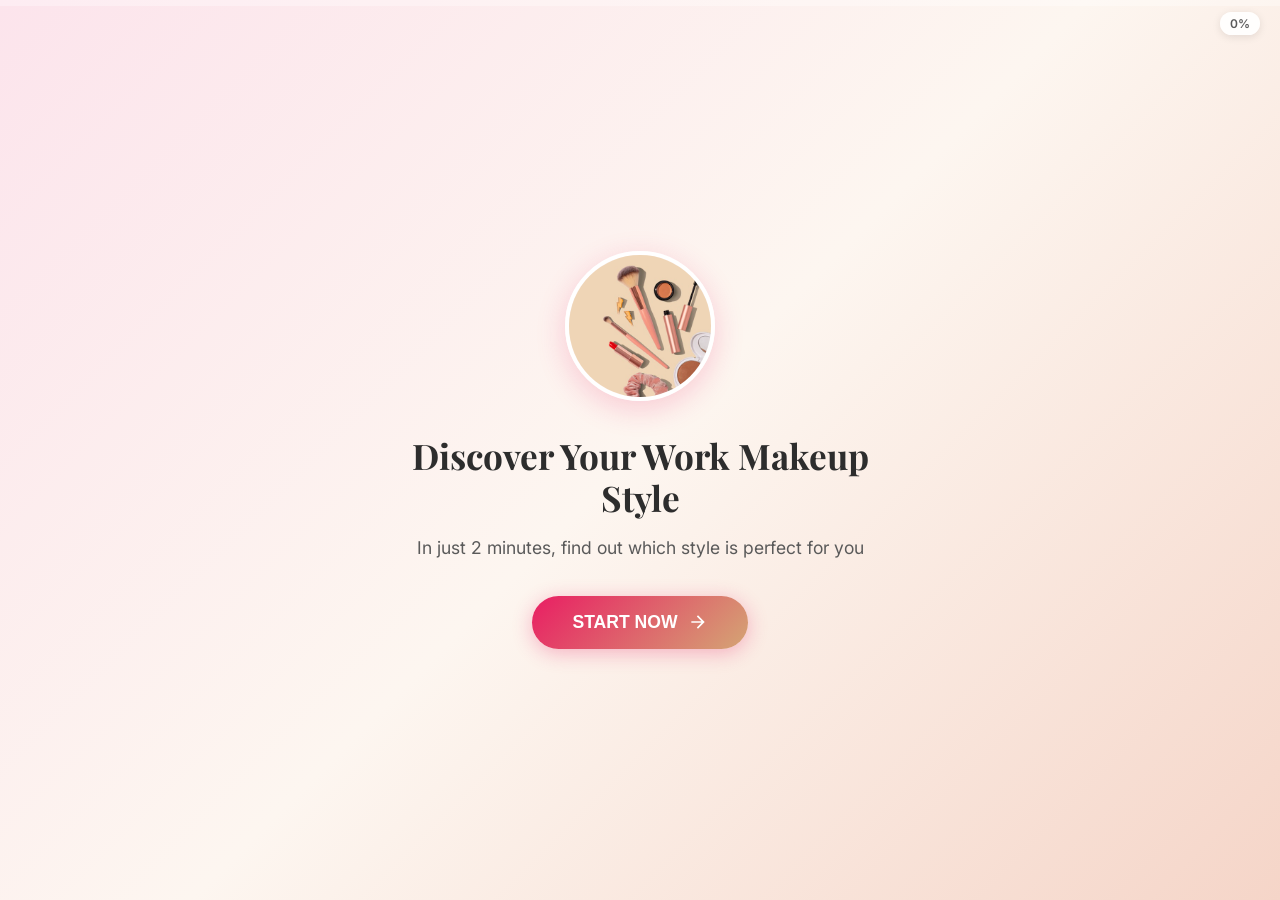
<file: quiz-en/index.html>
<!DOCTYPE html>
<html lang="en">
<head>
    <meta charset="UTF-8">
    <meta name="viewport" content="width=device-width, initial-scale=1.0">
    <title>5 Minute Work Face System - Quiz</title>
    <meta name="description" content="Discover your perfect work makeup style in just 2 minutes">
    
    <!-- Open Graph -->
    <meta property="og:title" content="5 Minute Work Face System - Quiz">
    <meta property="og:description" content="Discover your perfect work makeup style in just 2 minutes">
    <meta property="og:type" content="website">
    
    <!-- Fonts -->
    <link rel="preconnect" href="https://fonts.googleapis.com">
    <link rel="preconnect" href="https://fonts.gstatic.com" crossorigin>
    <link href="https://fonts.googleapis.com/css2?family=Playfair+Display:wght@400;500;600;700&family=Inter:wght@300;400;500;600&display=swap" rel="stylesheet">
    
    <!-- Styles -->
    <link rel="stylesheet" href="css/style.css">
</head>
<body>
    <!-- Progress Bar -->
    <div class="progress-container">
        <div class="progress-bar" id="progressBar"></div>
        <div class="progress-text" id="progressText">0%</div>
    </div>

    <!-- Quiz Container -->
    <div class="quiz-container">
        
        <!-- Welcome Screen -->
        <div class="quiz-screen active" id="welcomeScreen">
            <div class="welcome-content">
                <div class="logo-icon">
                    <img src="images/makeup.jpg" alt="Professional makeup" class="makeup-image">
                </div>
                <h1>Discover Your Work Makeup Style</h1>
                <p class="subtitle">In just 2 minutes, find out which style is perfect for you</p>
                <button class="cta-button" onclick="startQuiz()">
                    <span>START NOW</span>
                    <svg viewBox="0 0 24 24" width="20" height="20" fill="currentColor">
                        <path d="M12 4l-1.41 1.41L16.17 11H4v2h12.17l-5.58 5.59L12 20l8-8z"/>
                    </svg>
                </button>
            </div>
        </div>

        <!-- Question 1 -->
        <div class="quiz-screen" id="question1">
            <div class="question-content">
                <div class="question-number">Question 1 of 10</div>
                <h2>What's your biggest makeup challenge?</h2>
                <div class="options">
                    <button class="option" onclick="selectOption(1, 'A')">
                        <span class="option-letter">A</span>
                        <span class="option-text">I don't know how to choose the right colors</span>
                    </button>
                    <button class="option" onclick="selectOption(1, 'B')">
                        <span class="option-letter">B</span>
                        <span class="option-text">I don't have time in the morning</span>
                    </button>
                    <button class="option" onclick="selectOption(1, 'C')">
                        <span class="option-letter">C</span>
                        <span class="option-text">My makeup doesn't last all day</span>
                    </button>
                    <button class="option" onclick="selectOption(1, 'D')">
                        <span class="option-letter">D</span>
                        <span class="option-text">I don't know contouring/highlighting</span>
                    </button>
                </div>
            </div>
        </div>

        <!-- Question 2 -->
        <div class="quiz-screen" id="question2">
            <div class="question-content">
                <div class="question-number">Question 2 of 10</div>
                <h2>How much time do you spend on makeup in the morning?</h2>
                <div class="options">
                    <button class="option" onclick="selectOption(2, 'A')">
                        <span class="option-letter">A</span>
                        <span class="option-text">Less than 5 minutes</span>
                    </button>
                    <button class="option" onclick="selectOption(2, 'B')">
                        <span class="option-letter">B</span>
                        <span class="option-text">5-10 minutes</span>
                    </button>
                    <button class="option" onclick="selectOption(2, 'C')">
                        <span class="option-letter">C</span>
                        <span class="option-text">10-15 minutes</span>
                    </button>
                    <button class="option" onclick="selectOption(2, 'D')">
                        <span class="option-letter">D</span>
                        <span class="option-text">More than 15 minutes</span>
                    </button>
                </div>
            </div>
        </div>

        <!-- Question 3 -->
        <div class="quiz-screen" id="question3">
            <div class="question-content">
                <div class="question-number">Question 3 of 10</div>
                <h2>What's your skin type?</h2>
                <div class="options">
                    <button class="option" onclick="selectOption(3, 'A')">
                        <span class="option-letter">A</span>
                        <span class="option-text">Oily</span>
                    </button>
                    <button class="option" onclick="selectOption(3, 'B')">
                        <span class="option-letter">B</span>
                        <span class="option-text">Dry</span>
                    </button>
                    <button class="option" onclick="selectOption(3, 'C')">
                        <span class="option-letter">C</span>
                        <span class="option-text">Combination</span>
                    </button>
                    <button class="option" onclick="selectOption(3, 'D')">
                        <span class="option-letter">D</span>
                        <span class="option-text">Sensitive</span>
                    </button>
                </div>
            </div>
        </div>

        <!-- Question 4 -->
        <div class="quiz-screen" id="question4">
            <div class="question-content">
                <div class="question-number">Question 4 of 10</div>
                <h2>When do you need makeup the most?</h2>
                <div class="options">
                    <button class="option" onclick="selectOption(4, 'A')">
                        <span class="option-letter">A</span>
                        <span class="option-text">Important meetings</span>
                    </button>
                    <button class="option" onclick="selectOption(4, 'B')">
                        <span class="option-letter">B</span>
                        <span class="option-text">Social events</span>
                    </button>
                    <button class="option" onclick="selectOption(4, 'C')">
                        <span class="option-letter">C</span>
                        <span class="option-text">Daily at the office</span>
                    </button>
                    <button class="option" onclick="selectOption(4, 'D')">
                        <span class="option-letter">D</span>
                        <span class="option-text">All of the above</span>
                    </button>
                </div>
            </div>
        </div>

        <!-- Question 5 -->
        <div class="quiz-screen" id="question5">
            <div class="question-content">
                <div class="question-number">Question 5 of 10</div>
                <h2>Which products do you use regularly?</h2>
                <div class="options">
                    <button class="option" onclick="selectOption(5, 'A')">
                        <span class="option-letter">A</span>
                        <span class="option-text">Just foundation and lipstick</span>
                    </button>
                    <button class="option" onclick="selectOption(5, 'B')">
                        <span class="option-letter">B</span>
                        <span class="option-text">Foundation, concealer, and powder</span>
                    </button>
                    <button class="option" onclick="selectOption(5, 'C')">
                        <span class="option-letter">C</span>
                        <span class="option-text">Full kit (eyeshadow, blush, etc.)</span>
                    </button>
                    <button class="option" onclick="selectOption(5, 'D')">
                        <span class="option-letter">D</span>
                        <span class="option-text">I don't use anything</span>
                    </button>
                </div>
            </div>
        </div>

        <!-- Question 6 -->
        <div class="quiz-screen" id="question6">
            <div class="question-content">
                <div class="question-number">Question 6 of 10</div>
                <h2>What's your biggest makeup mistake?</h2>
                <div class="options">
                    <button class="option" onclick="selectOption(6, 'A')">
                        <span class="option-letter">A</span>
                        <span class="option-text">Wrong foundation color</span>
                    </button>
                    <button class="option" onclick="selectOption(6, 'B')">
                        <span class="option-letter">B</span>
                        <span class="option-text">Too much powder</span>
                    </button>
                    <button class="option" onclick="selectOption(6, 'C')">
                        <span class="option-letter">C</span>
                        <span class="option-text">Not prepping skin before</span>
                    </button>
                    <button class="option" onclick="selectOption(6, 'D')">
                        <span class="option-letter">D</span>
                        <span class="option-text">All of these!</span>
                    </button>
                </div>
            </div>
        </div>

        <!-- Question 7 -->
        <div class="quiz-screen" id="question7">
            <div class="question-content">
                <div class="question-number">Question 7 of 10</div>
                <h2>What's your ideal makeup style?</h2>
                <div class="options">
                    <button class="option" onclick="selectOption(7, 'A')">
                        <span class="option-letter">A</span>
                        <span class="option-text">Natural and subtle</span>
                    </button>
                    <button class="option" onclick="selectOption(7, 'B')">
                        <span class="option-letter">B</span>
                        <span class="option-text">Professional and subtly defined</span>
                    </button>
                    <button class="option" onclick="selectOption(7, 'C')">
                        <span class="option-letter">C</span>
                        <span class="option-text">Sophisticated and elegant</span>
                    </button>
                    <button class="option" onclick="selectOption(7, 'D')">
                        <span class="option-letter">D</span>
                        <span class="option-text">Whatever is quick and pretty</span>
                    </button>
                </div>
            </div>
        </div>

        <!-- Question 8 -->
        <div class="quiz-screen" id="question8">
            <div class="question-content">
                <div class="question-number">Question 8 of 10</div>
                <h2>How much do you spend on makeup products per month?</h2>
                <div class="options">
                    <button class="option" onclick="selectOption(8, 'A')">
                        <span class="option-letter">A</span>
                        <span class="option-text">Nothing</span>
                    </button>
                    <button class="option" onclick="selectOption(8, 'B')">
                        <span class="option-letter">B</span>
                        <span class="option-text">Up to $30</span>
                    </button>
                    <button class="option" onclick="selectOption(8, 'C')">
                        <span class="option-letter">C</span>
                        <span class="option-text">$30-100</span>
                    </button>
                    <button class="option" onclick="selectOption(8, 'D')">
                        <span class="option-letter">D</span>
                        <span class="option-text">More than $100</span>
                    </button>
                </div>
            </div>
        </div>

        <!-- Question 9 -->
        <div class="quiz-screen" id="question9">
            <div class="question-content">
                <div class="question-number">Question 9 of 10</div>
                <h2>How would you rate your makeup skills?</h2>
                <div class="options">
                    <button class="option" onclick="selectOption(9, 'A')">
                        <span class="option-letter">A</span>
                        <span class="option-text">Complete beginner</span>
                    </button>
                    <button class="option" onclick="selectOption(9, 'B')">
                        <span class="option-letter">B</span>
                        <span class="option-text">Basic</span>
                    </button>
                    <button class="option" onclick="selectOption(9, 'C')">
                        <span class="option-letter">C</span>
                        <span class="option-text">Intermediate</span>
                    </button>
                    <button class="option" onclick="selectOption(9, 'D')">
                        <span class="option-letter">D</span>
                        <span class="option-text">Advanced</span>
                    </button>
                </div>
            </div>
        </div>

        <!-- Question 10 -->
        <div class="quiz-screen" id="question10">
            <div class="question-content">
                <div class="question-number">Question 10 of 10</div>
                <h2>Are you ready to transform your makeup routine?</h2>
                <div class="options">
                    <button class="option" onclick="selectOption(10, 'A')">
                        <span class="option-letter">A</span>
                        <span class="option-text">Yes, I want to start!</span>
                    </button>
                    <button class="option" onclick="selectOption(10, 'B')">
                        <span class="option-letter">B</span>
                        <span class="option-text">I need to see first</span>
                    </button>
                    <button class="option" onclick="selectOption(10, 'C')">
                        <span class="option-letter">C</span>
                        <span class="option-text">I'm curious</span>
                    </button>
                    <button class="option" onclick="selectOption(10, 'D')">
                        <span class="option-letter">D</span>
                        <span class="option-text">I should have done this already</span>
                    </button>
                </div>
            </div>
        </div>

        <!-- Result Screen -->
        <div class="quiz-screen" id="resultScreen">
            <div class="result-content">
                <div class="result-icon">
                    <svg viewBox="0 0 100 100" class="success-icon">
                        <circle cx="50" cy="50" r="45" fill="none" stroke="#d4a574" stroke-width="2"/>
                        <path d="M30 50 L45 65 L70 35" fill="none" stroke="#e8b4b8" stroke-width="4" stroke-linecap="round" stroke-linejoin="round"/>
                    </svg>
                </div>
                <h1>Your Makeup Profile is Ready!</h1>
                <p class="result-subtitle">Discover how the 5 Minute Work Face System can transform your routine</p>
                <div class="result-stats">
                    <div class="stat">
                        <span class="stat-value" id="resultTime">5 min</span>
                        <span class="stat-label">Makeup time</span>
                    </div>
                    <div class="stat">
                        <span class="stat-value" id="resultStyle">Natural</span>
                        <span class="stat-label">Ideal style</span>
                    </div>
                </div>
                <a href="https://type.sauderotina.com.br/oft1" class="cta-button result-button">
                    <span>SEE MY RESULT</span>
                    <svg viewBox="0 0 24 24" width="20" height="20" fill="currentColor">
                        <path d="M12 4l-1.41 1.41L16.17 11H4v2h12.17l-5.58 5.59L12 20l8-8z"/>
                    </svg>
                </a>
            </div>
        </div>

    </div>

    <!-- Script -->
    <script src="js/quiz.js"></script>
</body>
</html>
</file>
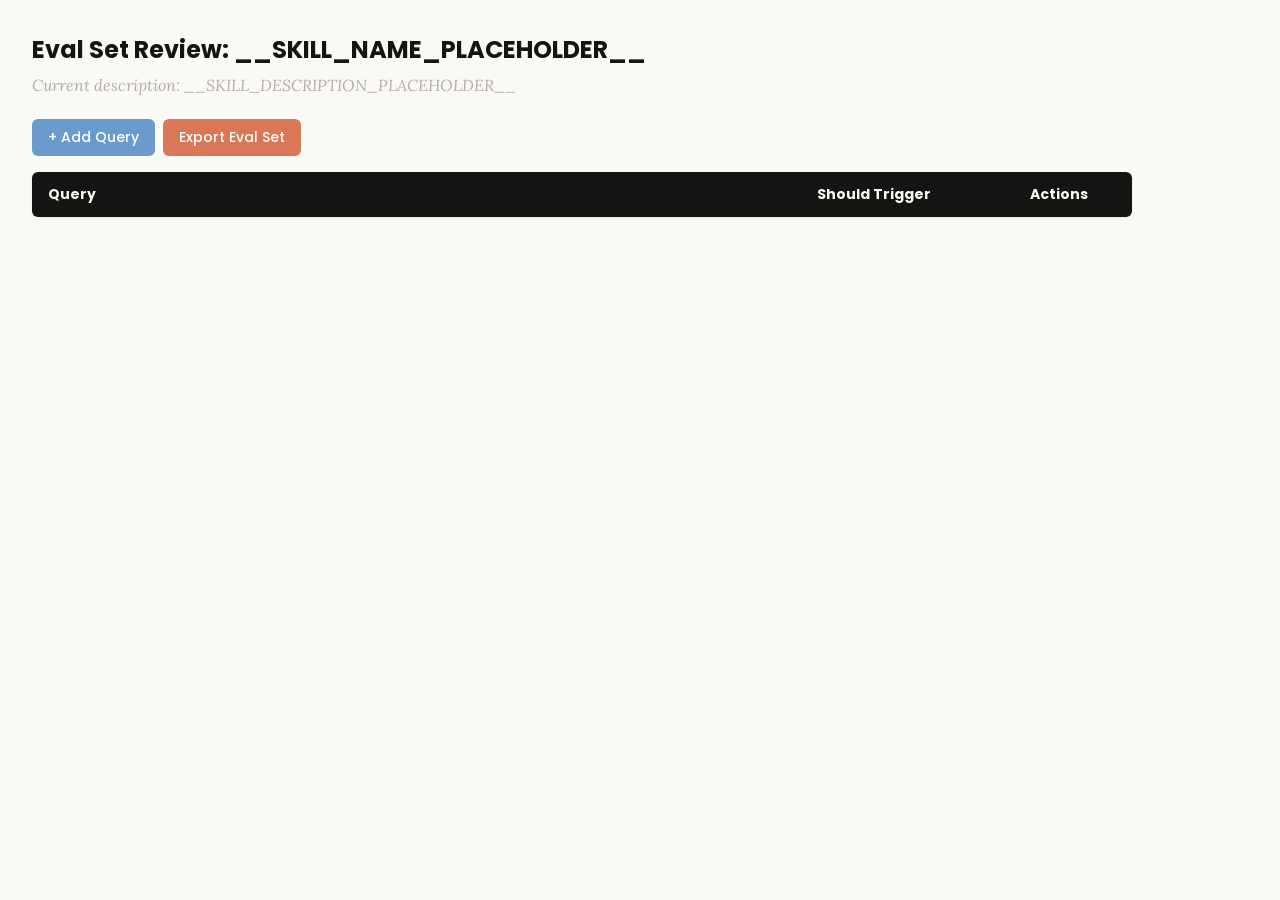
<file: skills/opensquad-skill-creator/assets/eval_review.html>
<!DOCTYPE html>
<html lang="en">
<head>
  <meta charset="UTF-8">
  <meta name="viewport" content="width=device-width, initial-scale=1.0">
  <title>Eval Set Review - __SKILL_NAME_PLACEHOLDER__</title>
  <link rel="preconnect" href="https://fonts.googleapis.com">
  <link rel="preconnect" href="https://fonts.gstatic.com" crossorigin>
  <link href="https://fonts.googleapis.com/css2?family=Poppins:wght@500;600&family=Lora:wght@400;500&display=swap" rel="stylesheet">
  <style>
    * { box-sizing: border-box; margin: 0; padding: 0; }
    body { font-family: 'Lora', Georgia, serif; background: #faf9f5; padding: 2rem; color: #141413; }
    h1 { font-family: 'Poppins', sans-serif; margin-bottom: 0.5rem; font-size: 1.5rem; }
    .description { color: #b0aea5; margin-bottom: 1.5rem; font-style: italic; max-width: 900px; }
    .controls { margin-bottom: 1rem; display: flex; gap: 0.5rem; }
    .btn { font-family: 'Poppins', sans-serif; padding: 0.5rem 1rem; border: none; border-radius: 6px; cursor: pointer; font-size: 0.875rem; font-weight: 500; }
    .btn-add { background: #6a9bcc; color: white; }
    .btn-add:hover { background: #5889b8; }
    .btn-export { background: #d97757; color: white; }
    .btn-export:hover { background: #c4613f; }
    table { width: 100%; max-width: 1100px; border-collapse: collapse; background: white; border-radius: 6px; overflow: hidden; box-shadow: 0 1px 3px rgba(0,0,0,0.08); }
    th { font-family: 'Poppins', sans-serif; background: #141413; color: #faf9f5; padding: 0.75rem 1rem; text-align: left; font-size: 0.875rem; }
    td { padding: 0.75rem 1rem; border-bottom: 1px solid #e8e6dc; vertical-align: top; }
    tr:nth-child(even) td { background: #faf9f5; }
    tr:hover td { background: #f3f1ea; }
    .section-header td { background: #e8e6dc; font-family: 'Poppins', sans-serif; font-weight: 500; font-size: 0.8rem; color: #141413; text-transform: uppercase; letter-spacing: 0.05em; }
    .query-input { width: 100%; padding: 0.4rem; border: 1px solid #e8e6dc; border-radius: 4px; font-size: 0.875rem; font-family: 'Lora', Georgia, serif; resize: vertical; min-height: 60px; }
    .query-input:focus { outline: none; border-color: #d97757; box-shadow: 0 0 0 2px rgba(217,119,87,0.15); }
    .toggle { position: relative; display: inline-block; width: 44px; height: 24px; }
    .toggle input { opacity: 0; width: 0; height: 0; }
    .toggle .slider { position: absolute; inset: 0; background: #b0aea5; border-radius: 24px; cursor: pointer; transition: 0.2s; }
    .toggle .slider::before { content: ""; position: absolute; width: 18px; height: 18px; left: 3px; bottom: 3px; background: white; border-radius: 50%; transition: 0.2s; }
    .toggle input:checked + .slider { background: #d97757; }
    .toggle input:checked + .slider::before { transform: translateX(20px); }
    .btn-delete { background: #c44; color: white; padding: 0.3rem 0.6rem; border: none; border-radius: 4px; cursor: pointer; font-size: 0.75rem; font-family: 'Poppins', sans-serif; }
    .btn-delete:hover { background: #a33; }
    .summary { margin-top: 1rem; color: #b0aea5; font-size: 0.875rem; }
  </style>
</head>
<body>
  <h1>Eval Set Review: <span id="skill-name">__SKILL_NAME_PLACEHOLDER__</span></h1>
  <p class="description">Current description: <span id="skill-desc">__SKILL_DESCRIPTION_PLACEHOLDER__</span></p>

  <div class="controls">
    <button class="btn btn-add" onclick="addRow()">+ Add Query</button>
    <button class="btn btn-export" onclick="exportEvalSet()">Export Eval Set</button>
  </div>

  <table>
    <thead>
      <tr>
        <th style="width:65%">Query</th>
        <th style="width:18%">Should Trigger</th>
        <th style="width:10%">Actions</th>
      </tr>
    </thead>
    <tbody id="eval-body"></tbody>
  </table>

  <p class="summary" id="summary"></p>

  <script>
    const EVAL_DATA = __EVAL_DATA_PLACEHOLDER__;

    let evalItems = [...EVAL_DATA];

    function render() {
      const tbody = document.getElementById('eval-body');
      tbody.innerHTML = '';

      // Sort: should-trigger first, then should-not-trigger
      const sorted = evalItems
        .map((item, origIdx) => ({ ...item, origIdx }))
        .sort((a, b) => (b.should_trigger ? 1 : 0) - (a.should_trigger ? 1 : 0));

      let lastGroup = null;
      sorted.forEach(item => {
        const group = item.should_trigger ? 'trigger' : 'no-trigger';
        if (group !== lastGroup) {
          const headerRow = document.createElement('tr');
          headerRow.className = 'section-header';
          headerRow.innerHTML = `<td colspan="3">${item.should_trigger ? 'Should Trigger' : 'Should NOT Trigger'}</td>`;
          tbody.appendChild(headerRow);
          lastGroup = group;
        }

        const idx = item.origIdx;
        const tr = document.createElement('tr');
        tr.innerHTML = `
          <td><textarea class="query-input" onchange="updateQuery(${idx}, this.value)">${escapeHtml(item.query)}</textarea></td>
          <td>
            <label class="toggle">
              <input type="checkbox" ${item.should_trigger ? 'checked' : ''} onchange="updateTrigger(${idx}, this.checked)">
              <span class="slider"></span>
            </label>
            <span style="margin-left:8px;font-size:0.8rem;color:#b0aea5">${item.should_trigger ? 'Yes' : 'No'}</span>
          </td>
          <td><button class="btn-delete" onclick="deleteRow(${idx})">Delete</button></td>
        `;
        tbody.appendChild(tr);
      });
      updateSummary();
    }

    function escapeHtml(text) {
      const div = document.createElement('div');
      div.textContent = text;
      return div.innerHTML;
    }

    function updateQuery(idx, value) { evalItems[idx].query = value; updateSummary(); }
    function updateTrigger(idx, value) { evalItems[idx].should_trigger = value; render(); }
    function deleteRow(idx) { evalItems.splice(idx, 1); render(); }

    function addRow() {
      evalItems.push({ query: '', should_trigger: true });
      render();
      const inputs = document.querySelectorAll('.query-input');
      inputs[inputs.length - 1].focus();
    }

    function updateSummary() {
      const trigger = evalItems.filter(i => i.should_trigger).length;
      const noTrigger = evalItems.filter(i => !i.should_trigger).length;
      document.getElementById('summary').textContent =
        `${evalItems.length} queries total: ${trigger} should trigger, ${noTrigger} should not trigger`;
    }

    function exportEvalSet() {
      const valid = evalItems.filter(i => i.query.trim() !== '');
      const data = valid.map(i => ({ query: i.query.trim(), should_trigger: i.should_trigger }));
      const blob = new Blob([JSON.stringify(data, null, 2)], { type: 'application/json' });
      const url = URL.createObjectURL(blob);
      const a = document.createElement('a');
      a.href = url;
      a.download = 'eval_set.json';
      document.body.appendChild(a);
      a.click();
      document.body.removeChild(a);
      URL.revokeObjectURL(url);
    }

    render();
  </script>
</body>
</html>
</file>
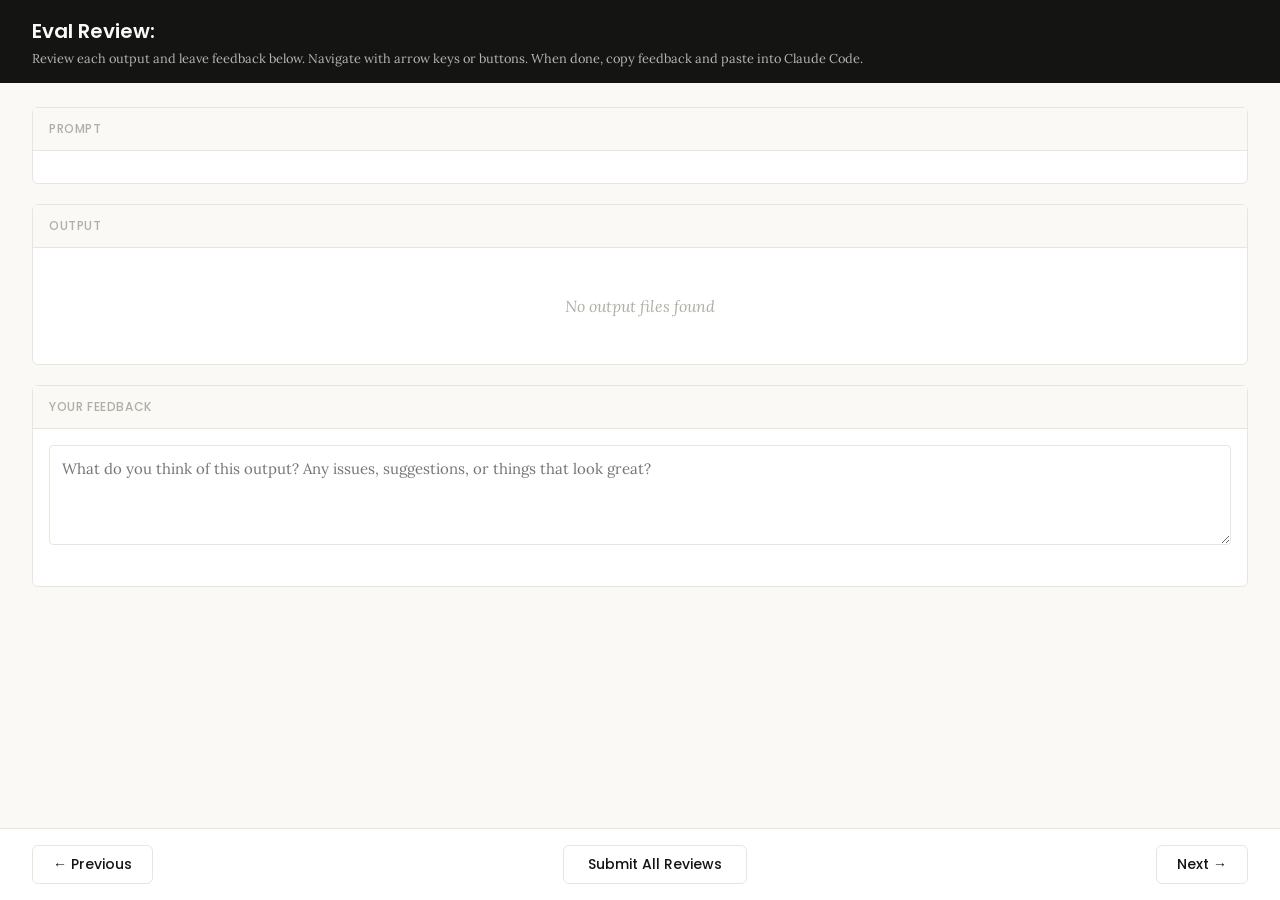
<file: skills/opensquad-skill-creator/eval-viewer/viewer.html>
<!DOCTYPE html>
<html lang="en">
<head>
  <meta charset="UTF-8">
  <meta name="viewport" content="width=device-width, initial-scale=1.0">
  <title>Eval Review</title>
  <link rel="preconnect" href="https://fonts.googleapis.com">
  <link rel="preconnect" href="https://fonts.gstatic.com" crossorigin>
  <link href="https://fonts.googleapis.com/css2?family=Poppins:wght@500;600&family=Lora:wght@400;500&display=swap" rel="stylesheet">
  <script src="https://cdn.sheetjs.com/xlsx-0.20.3/package/dist/xlsx.full.min.js" integrity="sha384-EnyY0/GSHQGSxSgMwaIPzSESbqoOLSexfnSMN2AP+39Ckmn92stwABZynq1JyzdT" crossorigin="anonymous"></script>
  <style>
    :root {
      --bg: #faf9f5;
      --surface: #ffffff;
      --border: #e8e6dc;
      --text: #141413;
      --text-muted: #b0aea5;
      --accent: #d97757;
      --accent-hover: #c4613f;
      --green: #788c5d;
      --green-bg: #eef2e8;
      --red: #c44;
      --red-bg: #fceaea;
      --header-bg: #141413;
      --header-text: #faf9f5;
      --radius: 6px;
    }

    * { box-sizing: border-box; margin: 0; padding: 0; }

    body {
      font-family: 'Lora', Georgia, serif;
      background: var(--bg);
      color: var(--text);
      height: 100vh;
      display: flex;
      flex-direction: column;
    }

    /* ---- Header ---- */
    .header {
      background: var(--header-bg);
      color: var(--header-text);
      padding: 1rem 2rem;
      display: flex;
      justify-content: space-between;
      align-items: center;
      flex-shrink: 0;
    }
    .header h1 {
      font-family: 'Poppins', sans-serif;
      font-size: 1.25rem;
      font-weight: 600;
    }
    .header .instructions {
      font-size: 0.8rem;
      opacity: 0.7;
      margin-top: 0.25rem;
    }
    .header .progress {
      font-size: 0.875rem;
      opacity: 0.8;
      text-align: right;
    }

    /* ---- Main content ---- */
    .main {
      flex: 1;
      overflow-y: auto;
      padding: 1.5rem 2rem;
      display: flex;
      flex-direction: column;
      gap: 1.25rem;
    }

    /* ---- Sections ---- */
    .section {
      background: var(--surface);
      border: 1px solid var(--border);
      border-radius: var(--radius);
      flex-shrink: 0;
    }
    .section-header {
      font-family: 'Poppins', sans-serif;
      padding: 0.75rem 1rem;
      font-size: 0.75rem;
      font-weight: 500;
      text-transform: uppercase;
      letter-spacing: 0.05em;
      color: var(--text-muted);
      border-bottom: 1px solid var(--border);
      background: var(--bg);
    }
    .section-body {
      padding: 1rem;
    }

    /* ---- Config badge ---- */
    .config-badge {
      display: inline-block;
      padding: 0.2rem 0.625rem;
      border-radius: 9999px;
      font-family: 'Poppins', sans-serif;
      font-size: 0.6875rem;
      font-weight: 600;
      text-transform: uppercase;
      letter-spacing: 0.03em;
      margin-left: 0.75rem;
      vertical-align: middle;
    }
    .config-badge.config-primary {
      background: rgba(33, 150, 243, 0.12);
      color: #1976d2;
    }
    .config-badge.config-baseline {
      background: rgba(255, 193, 7, 0.15);
      color: #f57f17;
    }

    /* ---- Prompt ---- */
    .prompt-text {
      white-space: pre-wrap;
      font-size: 0.9375rem;
      line-height: 1.6;
    }

    /* ---- Outputs ---- */
    .output-file {
      border: 1px solid var(--border);
      border-radius: var(--radius);
      overflow: hidden;
    }
    .output-file + .output-file {
      margin-top: 1rem;
    }
    .output-file-header {
      padding: 0.5rem 0.75rem;
      font-size: 0.8rem;
      font-weight: 600;
      color: var(--text-muted);
      background: var(--bg);
      border-bottom: 1px solid var(--border);
      font-family: 'SF Mono', SFMono-Regular, Consolas, 'Liberation Mono', Menlo, monospace;
      display: flex;
      justify-content: space-between;
      align-items: center;
    }
    .output-file-header .dl-btn {
      font-size: 0.7rem;
      color: var(--accent);
      text-decoration: none;
      cursor: pointer;
      font-family: -apple-system, BlinkMacSystemFont, 'Segoe UI', sans-serif;
      font-weight: 500;
      opacity: 0.8;
    }
    .output-file-header .dl-btn:hover {
      opacity: 1;
      text-decoration: underline;
    }
    .output-file-content {
      padding: 0.75rem;
      overflow-x: auto;
    }
    .output-file-content pre {
      font-size: 0.8125rem;
      line-height: 1.5;
      white-space: pre-wrap;
      word-break: break-word;
      font-family: 'SF Mono', SFMono-Regular, Consolas, 'Liberation Mono', Menlo, monospace;
    }
    .output-file-content img {
      max-width: 100%;
      height: auto;
      border-radius: 4px;
    }
    .output-file-content iframe {
      width: 100%;
      height: 600px;
      border: none;
    }
    .output-file-content table {
      border-collapse: collapse;
      font-size: 0.8125rem;
      width: 100%;
    }
    .output-file-content table td,
    .output-file-content table th {
      border: 1px solid var(--border);
      padding: 0.375rem 0.5rem;
      text-align: left;
    }
    .output-file-content table th {
      background: var(--bg);
      font-weight: 600;
    }
    .output-file-content .download-link {
      display: inline-flex;
      align-items: center;
      gap: 0.5rem;
      padding: 0.5rem 1rem;
      background: var(--bg);
      border: 1px solid var(--border);
      border-radius: 4px;
      color: var(--accent);
      text-decoration: none;
      font-size: 0.875rem;
      cursor: pointer;
    }
    .output-file-content .download-link:hover {
      background: var(--border);
    }
    .empty-state {
      color: var(--text-muted);
      font-style: italic;
      padding: 2rem;
      text-align: center;
    }

    /* ---- Feedback ---- */
    .prev-feedback {
      background: var(--bg);
      border: 1px solid var(--border);
      border-radius: 4px;
      padding: 0.625rem 0.75rem;
      margin-top: 0.75rem;
      font-size: 0.8125rem;
      color: var(--text-muted);
      line-height: 1.5;
    }
    .prev-feedback-label {
      font-size: 0.7rem;
      font-weight: 600;
      text-transform: uppercase;
      letter-spacing: 0.04em;
      margin-bottom: 0.25rem;
      color: var(--text-muted);
    }
    .feedback-textarea {
      width: 100%;
      min-height: 100px;
      padding: 0.75rem;
      border: 1px solid var(--border);
      border-radius: 4px;
      font-family: inherit;
      font-size: 0.9375rem;
      line-height: 1.5;
      resize: vertical;
      color: var(--text);
    }
    .feedback-textarea:focus {
      outline: none;
      border-color: var(--accent);
      box-shadow: 0 0 0 3px rgba(37, 99, 235, 0.1);
    }
    .feedback-status {
      font-size: 0.75rem;
      color: var(--text-muted);
      margin-top: 0.5rem;
      min-height: 1.1em;
    }

    /* ---- Grades (collapsible) ---- */
    .grades-toggle {
      display: flex;
      align-items: center;
      cursor: pointer;
      user-select: none;
    }
    .grades-toggle:hover {
      color: var(--accent);
    }
    .grades-toggle .arrow {
      margin-right: 0.5rem;
      transition: transform 0.15s;
      font-size: 0.75rem;
    }
    .grades-toggle .arrow.open {
      transform: rotate(90deg);
    }
    .grades-content {
      display: none;
      margin-top: 0.75rem;
    }
    .grades-content.open {
      display: block;
    }
    .grades-summary {
      font-size: 0.875rem;
      margin-bottom: 0.75rem;
      display: flex;
      align-items: center;
      gap: 0.5rem;
    }
    .grade-badge {
      display: inline-block;
      padding: 0.125rem 0.5rem;
      border-radius: 9999px;
      font-size: 0.75rem;
      font-weight: 600;
    }
    .grade-pass { background: var(--green-bg); color: var(--green); }
    .grade-fail { background: var(--red-bg); color: var(--red); }
    .assertion-list {
      list-style: none;
    }
    .assertion-item {
      padding: 0.625rem 0;
      border-bottom: 1px solid var(--border);
      font-size: 0.8125rem;
    }
    .assertion-item:last-child { border-bottom: none; }
    .assertion-status {
      font-weight: 600;
      margin-right: 0.5rem;
    }
    .assertion-status.pass { color: var(--green); }
    .assertion-status.fail { color: var(--red); }
    .assertion-evidence {
      color: var(--text-muted);
      font-size: 0.75rem;
      margin-top: 0.25rem;
      padding-left: 1.5rem;
    }

    /* ---- View tabs ---- */
    .view-tabs {
      display: flex;
      gap: 0;
      padding: 0 2rem;
      background: var(--bg);
      border-bottom: 1px solid var(--border);
      flex-shrink: 0;
    }
    .view-tab {
      font-family: 'Poppins', sans-serif;
      padding: 0.625rem 1.25rem;
      font-size: 0.8125rem;
      font-weight: 500;
      cursor: pointer;
      border: none;
      background: none;
      color: var(--text-muted);
      border-bottom: 2px solid transparent;
      transition: all 0.15s;
    }
    .view-tab:hover { color: var(--text); }
    .view-tab.active {
      color: var(--accent);
      border-bottom-color: var(--accent);
    }
    .view-panel { display: none; }
    .view-panel.active { display: flex; flex-direction: column; flex: 1; overflow: hidden; }

    /* ---- Benchmark view ---- */
    .benchmark-view {
      padding: 1.5rem 2rem;
      overflow-y: auto;
      flex: 1;
    }
    .benchmark-table {
      border-collapse: collapse;
      background: var(--surface);
      border: 1px solid var(--border);
      border-radius: var(--radius);
      font-size: 0.8125rem;
      width: 100%;
      margin-bottom: 1.5rem;
    }
    .benchmark-table th, .benchmark-table td {
      padding: 0.625rem 0.75rem;
      text-align: left;
      border: 1px solid var(--border);
    }
    .benchmark-table th {
      font-family: 'Poppins', sans-serif;
      background: var(--header-bg);
      color: var(--header-text);
      font-weight: 500;
      font-size: 0.75rem;
      text-transform: uppercase;
      letter-spacing: 0.04em;
    }
    .benchmark-table tr:hover { background: var(--bg); }
    .benchmark-table tr.benchmark-row-with { background: rgba(33, 150, 243, 0.06); }
    .benchmark-table tr.benchmark-row-without { background: rgba(255, 193, 7, 0.06); }
    .benchmark-table tr.benchmark-row-with:hover { background: rgba(33, 150, 243, 0.12); }
    .benchmark-table tr.benchmark-row-without:hover { background: rgba(255, 193, 7, 0.12); }
    .benchmark-table tr.benchmark-row-avg { font-weight: 600; border-top: 2px solid var(--border); }
    .benchmark-table tr.benchmark-row-avg.benchmark-row-with { background: rgba(33, 150, 243, 0.12); }
    .benchmark-table tr.benchmark-row-avg.benchmark-row-without { background: rgba(255, 193, 7, 0.12); }
    .benchmark-delta-positive { color: var(--green); font-weight: 600; }
    .benchmark-delta-negative { color: var(--red); font-weight: 600; }
    .benchmark-notes {
      background: var(--surface);
      border: 1px solid var(--border);
      border-radius: var(--radius);
      padding: 1rem;
    }
    .benchmark-notes h3 {
      font-family: 'Poppins', sans-serif;
      font-size: 0.875rem;
      margin-bottom: 0.75rem;
    }
    .benchmark-notes ul {
      list-style: disc;
      padding-left: 1.25rem;
    }
    .benchmark-notes li {
      font-size: 0.8125rem;
      line-height: 1.6;
      margin-bottom: 0.375rem;
    }
    .benchmark-empty {
      color: var(--text-muted);
      font-style: italic;
      text-align: center;
      padding: 3rem;
    }

    /* ---- Navigation ---- */
    .nav {
      display: flex;
      justify-content: space-between;
      align-items: center;
      padding: 1rem 2rem;
      border-top: 1px solid var(--border);
      background: var(--surface);
      flex-shrink: 0;
    }
    .nav-btn {
      font-family: 'Poppins', sans-serif;
      padding: 0.5rem 1.25rem;
      border: 1px solid var(--border);
      border-radius: var(--radius);
      background: var(--surface);
      cursor: pointer;
      font-size: 0.875rem;
      font-weight: 500;
      color: var(--text);
      transition: all 0.15s;
    }
    .nav-btn:hover:not(:disabled) {
      background: var(--bg);
      border-color: var(--text-muted);
    }
    .nav-btn:disabled {
      opacity: 0.4;
      cursor: not-allowed;
    }
    .done-btn {
      font-family: 'Poppins', sans-serif;
      padding: 0.5rem 1.5rem;
      border: 1px solid var(--border);
      border-radius: var(--radius);
      background: var(--surface);
      color: var(--text);
      cursor: pointer;
      font-size: 0.875rem;
      font-weight: 500;
      transition: all 0.15s;
    }
    .done-btn:hover {
      background: var(--bg);
      border-color: var(--text-muted);
    }
    .done-btn.ready {
      border: none;
      background: var(--accent);
      color: white;
      font-weight: 600;
    }
    .done-btn.ready:hover {
      background: var(--accent-hover);
    }
    /* ---- Done overlay ---- */
    .done-overlay {
      display: none;
      position: fixed;
      inset: 0;
      background: rgba(0, 0, 0, 0.5);
      z-index: 100;
      justify-content: center;
      align-items: center;
    }
    .done-overlay.visible {
      display: flex;
    }
    .done-card {
      background: var(--surface);
      border-radius: 12px;
      padding: 2rem 3rem;
      text-align: center;
      box-shadow: 0 20px 60px rgba(0, 0, 0, 0.3);
      max-width: 500px;
    }
    .done-card h2 {
      font-size: 1.5rem;
      margin-bottom: 0.5rem;
    }
    .done-card p {
      color: var(--text-muted);
      margin-bottom: 1.5rem;
      line-height: 1.5;
    }
    .done-card .btn-row {
      display: flex;
      gap: 0.5rem;
      justify-content: center;
    }
    .done-card button {
      padding: 0.5rem 1.25rem;
      border: 1px solid var(--border);
      border-radius: var(--radius);
      background: var(--surface);
      cursor: pointer;
      font-size: 0.875rem;
    }
    .done-card button:hover {
      background: var(--bg);
    }
    /* ---- Toast ---- */
    .toast {
      position: fixed;
      bottom: 5rem;
      left: 50%;
      transform: translateX(-50%);
      background: var(--header-bg);
      color: var(--header-text);
      padding: 0.625rem 1.25rem;
      border-radius: var(--radius);
      font-size: 0.875rem;
      opacity: 0;
      transition: opacity 0.3s;
      pointer-events: none;
      z-index: 200;
    }
    .toast.visible {
      opacity: 1;
    }
  </style>
</head>
<body>
  <div id="app" style="height:100vh; display:flex; flex-direction:column;">
    <div class="header">
      <div>
        <h1>Eval Review: <span id="skill-name"></span></h1>
        <div class="instructions">Review each output and leave feedback below. Navigate with arrow keys or buttons. When done, copy feedback and paste into Claude Code.</div>
      </div>
      <div class="progress" id="progress"></div>
    </div>

    <!-- View tabs (only shown when benchmark data exists) -->
    <div class="view-tabs" id="view-tabs" style="display:none;">
      <button class="view-tab active" onclick="switchView('outputs')">Outputs</button>
      <button class="view-tab" onclick="switchView('benchmark')">Benchmark</button>
    </div>

    <!-- Outputs panel (qualitative review) -->
    <div class="view-panel active" id="panel-outputs">
    <div class="main">
      <!-- Prompt -->
      <div class="section">
        <div class="section-header">Prompt <span class="config-badge" id="config-badge" style="display:none;"></span></div>
        <div class="section-body">
          <div class="prompt-text" id="prompt-text"></div>
        </div>
      </div>

      <!-- Outputs -->
      <div class="section">
        <div class="section-header">Output</div>
        <div class="section-body" id="outputs-body">
          <div class="empty-state">No output files found</div>
        </div>
      </div>

      <!-- Previous Output (collapsible) -->
      <div class="section" id="prev-outputs-section" style="display:none;">
        <div class="section-header">
          <div class="grades-toggle" onclick="togglePrevOutputs()">
            <span class="arrow" id="prev-outputs-arrow">&#9654;</span>
            Previous Output
          </div>
        </div>
        <div class="grades-content" id="prev-outputs-content"></div>
      </div>

      <!-- Grades (collapsible) -->
      <div class="section" id="grades-section" style="display:none;">
        <div class="section-header">
          <div class="grades-toggle" onclick="toggleGrades()">
            <span class="arrow" id="grades-arrow">&#9654;</span>
            Formal Grades
          </div>
        </div>
        <div class="grades-content" id="grades-content"></div>
      </div>

      <!-- Feedback -->
      <div class="section">
        <div class="section-header">Your Feedback</div>
        <div class="section-body">
          <textarea
            class="feedback-textarea"
            id="feedback"
            placeholder="What do you think of this output? Any issues, suggestions, or things that look great?"
          ></textarea>
          <div class="feedback-status" id="feedback-status"></div>
          <div class="prev-feedback" id="prev-feedback" style="display:none;">
            <div class="prev-feedback-label">Previous feedback</div>
            <div id="prev-feedback-text"></div>
          </div>
        </div>
      </div>
    </div>

    <div class="nav" id="outputs-nav">
      <button class="nav-btn" id="prev-btn" onclick="navigate(-1)">&#8592; Previous</button>
      <button class="done-btn" id="done-btn" onclick="showDoneDialog()">Submit All Reviews</button>
      <button class="nav-btn" id="next-btn" onclick="navigate(1)">Next &#8594;</button>
    </div>
    </div><!-- end panel-outputs -->

    <!-- Benchmark panel (quantitative stats) -->
    <div class="view-panel" id="panel-benchmark">
      <div class="benchmark-view" id="benchmark-content">
        <div class="benchmark-empty">No benchmark data available. Run a benchmark to see quantitative results here.</div>
      </div>
    </div>
  </div>

  <!-- Done overlay -->
  <div class="done-overlay" id="done-overlay">
    <div class="done-card">
      <h2>Review Complete</h2>
      <p>Your feedback has been saved. Go back to your Claude Code session and tell Claude you're done reviewing.</p>
      <div class="btn-row">
        <button onclick="closeDoneDialog()">OK</button>
      </div>
    </div>
  </div>

  <!-- Toast -->
  <div class="toast" id="toast"></div>

  <script>
    // ---- Embedded data (injected by generate_review.py) ----
    /*__EMBEDDED_DATA__*/

    // ---- State ----
    let feedbackMap = {};  // run_id -> feedback text
    let currentIndex = 0;
    let visitedRuns = new Set();

    // ---- Init ----
    async function init() {
      // Load saved feedback from server — but only if this isn't a fresh
      // iteration (indicated by previous_feedback being present). When
      // previous feedback exists, the feedback.json on disk is stale from
      // the prior iteration and should not pre-fill the textareas.
      const hasPrevious = Object.keys(EMBEDDED_DATA.previous_feedback || {}).length > 0
        || Object.keys(EMBEDDED_DATA.previous_outputs || {}).length > 0;
      if (!hasPrevious) {
        try {
          const resp = await fetch("/api/feedback");
          const data = await resp.json();
          if (data.reviews) {
            for (const r of data.reviews) feedbackMap[r.run_id] = r.feedback;
          }
        } catch { /* first run, no feedback yet */ }
      }

      document.getElementById("skill-name").textContent = EMBEDDED_DATA.skill_name;
      showRun(0);

      // Wire up feedback auto-save
      const textarea = document.getElementById("feedback");
      let saveTimeout = null;
      textarea.addEventListener("input", () => {
        clearTimeout(saveTimeout);
        document.getElementById("feedback-status").textContent = "";
        saveTimeout = setTimeout(() => saveCurrentFeedback(), 800);
      });
    }

    // ---- Navigation ----
    function navigate(delta) {
      const newIndex = currentIndex + delta;
      if (newIndex >= 0 && newIndex < EMBEDDED_DATA.runs.length) {
        saveCurrentFeedback();
        showRun(newIndex);
      }
    }

    function updateNavButtons() {
      document.getElementById("prev-btn").disabled = currentIndex === 0;
      document.getElementById("next-btn").disabled =
        currentIndex === EMBEDDED_DATA.runs.length - 1;
    }

    // ---- Show a run ----
    function showRun(index) {
      currentIndex = index;
      const run = EMBEDDED_DATA.runs[index];

      // Progress
      document.getElementById("progress").textContent =
        `${index + 1} of ${EMBEDDED_DATA.runs.length}`;

      // Prompt
      document.getElementById("prompt-text").textContent = run.prompt;

      // Config badge
      const badge = document.getElementById("config-badge");
      const configMatch = run.id.match(/(with_skill|without_skill|new_skill|old_skill)/);
      if (configMatch) {
        const config = configMatch[1];
        const isBaseline = config === "without_skill" || config === "old_skill";
        badge.textContent = config.replace(/_/g, " ");
        badge.className = "config-badge " + (isBaseline ? "config-baseline" : "config-primary");
        badge.style.display = "inline-block";
      } else {
        badge.style.display = "none";
      }

      // Outputs
      renderOutputs(run);

      // Previous outputs
      renderPrevOutputs(run);

      // Grades
      renderGrades(run);

      // Previous feedback
      const prevFb = (EMBEDDED_DATA.previous_feedback || {})[run.id];
      const prevEl = document.getElementById("prev-feedback");
      if (prevFb) {
        document.getElementById("prev-feedback-text").textContent = prevFb;
        prevEl.style.display = "block";
      } else {
        prevEl.style.display = "none";
      }

      // Feedback
      document.getElementById("feedback").value = feedbackMap[run.id] || "";
      document.getElementById("feedback-status").textContent = "";

      updateNavButtons();

      // Track visited runs and promote done button when all visited
      visitedRuns.add(index);
      const doneBtn = document.getElementById("done-btn");
      if (visitedRuns.size >= EMBEDDED_DATA.runs.length) {
        doneBtn.classList.add("ready");
      }

      // Scroll main content to top
      document.querySelector(".main").scrollTop = 0;
    }

    // ---- Render outputs ----
    function renderOutputs(run) {
      const container = document.getElementById("outputs-body");
      container.innerHTML = "";

      const outputs = run.outputs || [];
      if (outputs.length === 0) {
        container.innerHTML = '<div class="empty-state">No output files</div>';
        return;
      }

      for (const file of outputs) {
        const fileDiv = document.createElement("div");
        fileDiv.className = "output-file";

        // Always show file header with download link
        const header = document.createElement("div");
        header.className = "output-file-header";
        const nameSpan = document.createElement("span");
        nameSpan.textContent = file.name;
        header.appendChild(nameSpan);
        const dlBtn = document.createElement("a");
        dlBtn.className = "dl-btn";
        dlBtn.textContent = "Download";
        dlBtn.download = file.name;
        dlBtn.href = getDownloadUri(file);
        header.appendChild(dlBtn);
        fileDiv.appendChild(header);

        const content = document.createElement("div");
        content.className = "output-file-content";

        if (file.type === "text") {
          const pre = document.createElement("pre");
          pre.textContent = file.content;
          content.appendChild(pre);
        } else if (file.type === "image") {
          const img = document.createElement("img");
          img.src = file.data_uri;
          img.alt = file.name;
          content.appendChild(img);
        } else if (file.type === "pdf") {
          const iframe = document.createElement("iframe");
          iframe.src = file.data_uri;
          content.appendChild(iframe);
        } else if (file.type === "xlsx") {
          renderXlsx(content, file.data_b64);
        } else if (file.type === "binary") {
          const a = document.createElement("a");
          a.className = "download-link";
          a.href = file.data_uri;
          a.download = file.name;
          a.textContent = "Download " + file.name;
          content.appendChild(a);
        } else if (file.type === "error") {
          const pre = document.createElement("pre");
          pre.textContent = file.content;
          pre.style.color = "var(--red)";
          content.appendChild(pre);
        }

        fileDiv.appendChild(content);
        container.appendChild(fileDiv);
      }
    }

    // ---- XLSX rendering via SheetJS ----
    function renderXlsx(container, b64Data) {
      try {
        const raw = Uint8Array.from(atob(b64Data), c => c.charCodeAt(0));
        const wb = XLSX.read(raw, { type: "array" });

        for (let i = 0; i < wb.SheetNames.length; i++) {
          const sheetName = wb.SheetNames[i];
          const ws = wb.Sheets[sheetName];

          if (wb.SheetNames.length > 1) {
            const sheetLabel = document.createElement("div");
            sheetLabel.style.cssText =
              "font-weight:600; font-size:0.8rem; color:#b0aea5; margin-top:0.5rem; margin-bottom:0.25rem;";
            sheetLabel.textContent = "Sheet: " + sheetName;
            container.appendChild(sheetLabel);
          }

          const htmlStr = XLSX.utils.sheet_to_html(ws, { editable: false });
          const wrapper = document.createElement("div");
          wrapper.innerHTML = htmlStr;
          container.appendChild(wrapper);
        }
      } catch (err) {
        container.textContent = "Error rendering spreadsheet: " + err.message;
      }
    }

    // ---- Grades ----
    function renderGrades(run) {
      const section = document.getElementById("grades-section");
      const content = document.getElementById("grades-content");

      if (!run.grading) {
        section.style.display = "none";
        return;
      }

      const grading = run.grading;
      section.style.display = "block";
      // Reset to collapsed
      content.classList.remove("open");
      document.getElementById("grades-arrow").classList.remove("open");

      const summary = grading.summary || {};
      const expectations = grading.expectations || [];

      let html = '<div style="padding: 1rem;">';

      // Summary line
      const passRate = summary.pass_rate != null
        ? Math.round(summary.pass_rate * 100) + "%"
        : "?";
      const badgeClass = summary.pass_rate >= 0.8 ? "grade-pass" : summary.pass_rate >= 0.5 ? "" : "grade-fail";
      html += '<div class="grades-summary">';
      html += '<span class="grade-badge ' + badgeClass + '">' + passRate + '</span>';
      html += '<span>' + (summary.passed || 0) + ' passed, ' + (summary.failed || 0) + ' failed of ' + (summary.total || 0) + '</span>';
      html += '</div>';

      // Assertions list
      html += '<ul class="assertion-list">';
      for (const exp of expectations) {
        const statusClass = exp.passed ? "pass" : "fail";
        const statusIcon = exp.passed ? "\u2713" : "\u2717";
        html += '<li class="assertion-item">';
        html += '<span class="assertion-status ' + statusClass + '">' + statusIcon + '</span>';
        html += '<span>' + escapeHtml(exp.text) + '</span>';
        if (exp.evidence) {
          html += '<div class="assertion-evidence">' + escapeHtml(exp.evidence) + '</div>';
        }
        html += '</li>';
      }
      html += '</ul>';

      html += '</div>';
      content.innerHTML = html;
    }

    function toggleGrades() {
      const content = document.getElementById("grades-content");
      const arrow = document.getElementById("grades-arrow");
      content.classList.toggle("open");
      arrow.classList.toggle("open");
    }

    // ---- Previous outputs (collapsible) ----
    function renderPrevOutputs(run) {
      const section = document.getElementById("prev-outputs-section");
      const content = document.getElementById("prev-outputs-content");
      const prevOutputs = (EMBEDDED_DATA.previous_outputs || {})[run.id];

      if (!prevOutputs || prevOutputs.length === 0) {
        section.style.display = "none";
        return;
      }

      section.style.display = "block";
      // Reset to collapsed
      content.classList.remove("open");
      document.getElementById("prev-outputs-arrow").classList.remove("open");

      // Render the files into the content area
      content.innerHTML = "";
      const wrapper = document.createElement("div");
      wrapper.style.padding = "1rem";

      for (const file of prevOutputs) {
        const fileDiv = document.createElement("div");
        fileDiv.className = "output-file";

        const header = document.createElement("div");
        header.className = "output-file-header";
        const nameSpan = document.createElement("span");
        nameSpan.textContent = file.name;
        header.appendChild(nameSpan);
        const dlBtn = document.createElement("a");
        dlBtn.className = "dl-btn";
        dlBtn.textContent = "Download";
        dlBtn.download = file.name;
        dlBtn.href = getDownloadUri(file);
        header.appendChild(dlBtn);
        fileDiv.appendChild(header);

        const fc = document.createElement("div");
        fc.className = "output-file-content";

        if (file.type === "text") {
          const pre = document.createElement("pre");
          pre.textContent = file.content;
          fc.appendChild(pre);
        } else if (file.type === "image") {
          const img = document.createElement("img");
          img.src = file.data_uri;
          img.alt = file.name;
          fc.appendChild(img);
        } else if (file.type === "pdf") {
          const iframe = document.createElement("iframe");
          iframe.src = file.data_uri;
          fc.appendChild(iframe);
        } else if (file.type === "xlsx") {
          renderXlsx(fc, file.data_b64);
        } else if (file.type === "binary") {
          const a = document.createElement("a");
          a.className = "download-link";
          a.href = file.data_uri;
          a.download = file.name;
          a.textContent = "Download " + file.name;
          fc.appendChild(a);
        }

        fileDiv.appendChild(fc);
        wrapper.appendChild(fileDiv);
      }

      content.appendChild(wrapper);
    }

    function togglePrevOutputs() {
      const content = document.getElementById("prev-outputs-content");
      const arrow = document.getElementById("prev-outputs-arrow");
      content.classList.toggle("open");
      arrow.classList.toggle("open");
    }

    // ---- Feedback (saved to server -> feedback.json) ----
    function saveCurrentFeedback() {
      const run = EMBEDDED_DATA.runs[currentIndex];
      const text = document.getElementById("feedback").value;

      if (text.trim() === "") {
        delete feedbackMap[run.id];
      } else {
        feedbackMap[run.id] = text;
      }

      // Build reviews array from map
      const reviews = [];
      for (const [run_id, feedback] of Object.entries(feedbackMap)) {
        if (feedback.trim()) {
          reviews.push({ run_id, feedback, timestamp: new Date().toISOString() });
        }
      }

      fetch("/api/feedback", {
        method: "POST",
        headers: { "Content-Type": "application/json" },
        body: JSON.stringify({ reviews, status: "in_progress" }),
      }).then(() => {
        document.getElementById("feedback-status").textContent = "Saved";
      }).catch(() => {
        // Static mode or server unavailable — no-op on auto-save,
        // feedback will be downloaded on final submit
        document.getElementById("feedback-status").textContent = "Will download on submit";
      });
    }

    // ---- Done ----
    function showDoneDialog() {
      // Save current textarea to feedbackMap (but don't POST yet)
      const run = EMBEDDED_DATA.runs[currentIndex];
      const text = document.getElementById("feedback").value;
      if (text.trim() === "") {
        delete feedbackMap[run.id];
      } else {
        feedbackMap[run.id] = text;
      }

      // POST once with status: complete — include ALL runs so the model
      // can distinguish "no feedback" (looks good) from "not reviewed"
      const reviews = [];
      const ts = new Date().toISOString();
      for (const r of EMBEDDED_DATA.runs) {
        reviews.push({ run_id: r.id, feedback: feedbackMap[r.id] || "", timestamp: ts });
      }
      const payload = JSON.stringify({ reviews, status: "complete" }, null, 2);
      fetch("/api/feedback", {
        method: "POST",
        headers: { "Content-Type": "application/json" },
        body: payload,
      }).then(() => {
        document.getElementById("done-overlay").classList.add("visible");
      }).catch(() => {
        // Server not available (static mode) — download as file
        const blob = new Blob([payload], { type: "application/json" });
        const url = URL.createObjectURL(blob);
        const a = document.createElement("a");
        a.href = url;
        a.download = "feedback.json";
        a.click();
        URL.revokeObjectURL(url);
        document.getElementById("done-overlay").classList.add("visible");
      });
    }

    function closeDoneDialog() {
      // Reset status back to in_progress
      saveCurrentFeedback();
      document.getElementById("done-overlay").classList.remove("visible");
    }

    // ---- Toast ----
    function showToast(message) {
      const toast = document.getElementById("toast");
      toast.textContent = message;
      toast.classList.add("visible");
      setTimeout(() => toast.classList.remove("visible"), 2000);
    }

    // ---- Keyboard nav ----
    document.addEventListener("keydown", (e) => {
      // Don't capture when typing in textarea
      if (e.target.tagName === "TEXTAREA") return;

      if (e.key === "ArrowLeft" || e.key === "ArrowUp") {
        e.preventDefault();
        navigate(-1);
      } else if (e.key === "ArrowRight" || e.key === "ArrowDown") {
        e.preventDefault();
        navigate(1);
      }
    });

    // ---- Util ----
    function getDownloadUri(file) {
      if (file.data_uri) return file.data_uri;
      if (file.data_b64) return "data:application/octet-stream;base64," + file.data_b64;
      if (file.type === "text") return "data:text/plain;charset=utf-8," + encodeURIComponent(file.content);
      return "#";
    }

    function escapeHtml(text) {
      const div = document.createElement("div");
      div.textContent = text;
      return div.innerHTML;
    }

    // ---- View switching ----
    function switchView(view) {
      document.querySelectorAll(".view-tab").forEach(t => t.classList.remove("active"));
      document.querySelectorAll(".view-panel").forEach(p => p.classList.remove("active"));
      document.querySelector(`[onclick="switchView('${view}')"]`).classList.add("active");
      document.getElementById("panel-" + view).classList.add("active");
    }

    // ---- Benchmark rendering ----
    function renderBenchmark() {
      const data = EMBEDDED_DATA.benchmark;
      if (!data) return;

      // Show the tabs
      document.getElementById("view-tabs").style.display = "flex";

      const container = document.getElementById("benchmark-content");
      const summary = data.run_summary || {};
      const metadata = data.metadata || {};
      const notes = data.notes || [];

      let html = "";

      // Header
      html += "<h2 style='font-family: Poppins, sans-serif; margin-bottom: 0.5rem;'>Benchmark Results</h2>";
      html += "<p style='color: var(--text-muted); font-size: 0.875rem; margin-bottom: 1.25rem;'>";
      if (metadata.skill_name) html += "<strong>" + escapeHtml(metadata.skill_name) + "</strong> &mdash; ";
      if (metadata.timestamp) html += metadata.timestamp + " &mdash; ";
      if (metadata.evals_run) html += "Evals: " + metadata.evals_run.join(", ") + " &mdash; ";
      html += (metadata.runs_per_configuration || "?") + " runs per configuration";
      html += "</p>";

      // Summary table
      html += '<table class="benchmark-table">';

      function fmtStat(stat, pct) {
        if (!stat) return "—";
        const suffix = pct ? "%" : "";
        const m = pct ? (stat.mean * 100).toFixed(0) : stat.mean.toFixed(1);
        const s = pct ? (stat.stddev * 100).toFixed(0) : stat.stddev.toFixed(1);
        return m + suffix + " ± " + s + suffix;
      }

      function deltaClass(val) {
        if (!val) return "";
        const n = parseFloat(val);
        if (n > 0) return "benchmark-delta-positive";
        if (n < 0) return "benchmark-delta-negative";
        return "";
      }

      // Discover config names dynamically (everything except "delta")
      const configs = Object.keys(summary).filter(k => k !== "delta");
      const configA = configs[0] || "config_a";
      const configB = configs[1] || "config_b";
      const labelA = configA.replace(/_/g, " ").replace(/\b\w/g, c => c.toUpperCase());
      const labelB = configB.replace(/_/g, " ").replace(/\b\w/g, c => c.toUpperCase());
      const a = summary[configA] || {};
      const b = summary[configB] || {};
      const delta = summary.delta || {};

      html += "<thead><tr><th>Metric</th><th>" + escapeHtml(labelA) + "</th><th>" + escapeHtml(labelB) + "</th><th>Delta</th></tr></thead>";
      html += "<tbody>";

      html += "<tr><td><strong>Pass Rate</strong></td>";
      html += "<td>" + fmtStat(a.pass_rate, true) + "</td>";
      html += "<td>" + fmtStat(b.pass_rate, true) + "</td>";
      html += '<td class="' + deltaClass(delta.pass_rate) + '">' + (delta.pass_rate || "—") + "</td></tr>";

      // Time (only show row if data exists)
      if (a.time_seconds || b.time_seconds) {
        html += "<tr><td><strong>Time (s)</strong></td>";
        html += "<td>" + fmtStat(a.time_seconds, false) + "</td>";
        html += "<td>" + fmtStat(b.time_seconds, false) + "</td>";
        html += '<td class="' + deltaClass(delta.time_seconds) + '">' + (delta.time_seconds ? delta.time_seconds + "s" : "—") + "</td></tr>";
      }

      // Tokens (only show row if data exists)
      if (a.tokens || b.tokens) {
        html += "<tr><td><strong>Tokens</strong></td>";
        html += "<td>" + fmtStat(a.tokens, false) + "</td>";
        html += "<td>" + fmtStat(b.tokens, false) + "</td>";
        html += '<td class="' + deltaClass(delta.tokens) + '">' + (delta.tokens || "—") + "</td></tr>";
      }

      html += "</tbody></table>";

      // Per-eval breakdown (if runs data available)
      const runs = data.runs || [];
      if (runs.length > 0) {
        const evalIds = [...new Set(runs.map(r => r.eval_id))].sort((a, b) => a - b);

        html += "<h3 style='font-family: Poppins, sans-serif; margin-bottom: 0.75rem;'>Per-Eval Breakdown</h3>";

        const hasTime = runs.some(r => r.result && r.result.time_seconds != null);
        const hasErrors = runs.some(r => r.result && r.result.errors > 0);

        for (const evalId of evalIds) {
          const evalRuns = runs.filter(r => r.eval_id === evalId);
          const evalName = evalRuns[0] && evalRuns[0].eval_name ? evalRuns[0].eval_name : "Eval " + evalId;

          html += "<h4 style='font-family: Poppins, sans-serif; margin: 1rem 0 0.5rem; color: var(--text);'>" + escapeHtml(evalName) + "</h4>";
          html += '<table class="benchmark-table">';
          html += "<thead><tr><th>Config</th><th>Run</th><th>Pass Rate</th>";
          if (hasTime) html += "<th>Time (s)</th>";
          if (hasErrors) html += "<th>Crashes During Execution</th>";
          html += "</tr></thead>";
          html += "<tbody>";

          // Group by config and render with average rows
          const configGroups = [...new Set(evalRuns.map(r => r.configuration))];
          for (let ci = 0; ci < configGroups.length; ci++) {
            const config = configGroups[ci];
            const configRuns = evalRuns.filter(r => r.configuration === config);
            if (configRuns.length === 0) continue;

            const rowClass = ci === 0 ? "benchmark-row-with" : "benchmark-row-without";
            const configLabel = config.replace(/_/g, " ").replace(/\b\w/g, c => c.toUpperCase());

            for (const run of configRuns) {
              const r = run.result || {};
              const prClass = r.pass_rate >= 0.8 ? "benchmark-delta-positive" : r.pass_rate < 0.5 ? "benchmark-delta-negative" : "";
              html += '<tr class="' + rowClass + '">';
              html += "<td>" + configLabel + "</td>";
              html += "<td>" + run.run_number + "</td>";
              html += '<td class="' + prClass + '">' + ((r.pass_rate || 0) * 100).toFixed(0) + "% (" + (r.passed || 0) + "/" + (r.total || 0) + ")</td>";
              if (hasTime) html += "<td>" + (r.time_seconds != null ? r.time_seconds.toFixed(1) : "—") + "</td>";
              if (hasErrors) html += "<td>" + (r.errors || 0) + "</td>";
              html += "</tr>";
            }

            // Average row
            const rates = configRuns.map(r => (r.result || {}).pass_rate || 0);
            const avgRate = rates.reduce((a, b) => a + b, 0) / rates.length;
            const avgPrClass = avgRate >= 0.8 ? "benchmark-delta-positive" : avgRate < 0.5 ? "benchmark-delta-negative" : "";
            html += '<tr class="benchmark-row-avg ' + rowClass + '">';
            html += "<td>" + configLabel + "</td>";
            html += "<td>Avg</td>";
            html += '<td class="' + avgPrClass + '">' + (avgRate * 100).toFixed(0) + "%</td>";
            if (hasTime) {
              const times = configRuns.map(r => (r.result || {}).time_seconds).filter(t => t != null);
              html += "<td>" + (times.length ? (times.reduce((a, b) => a + b, 0) / times.length).toFixed(1) : "—") + "</td>";
            }
            if (hasErrors) html += "<td></td>";
            html += "</tr>";
          }
          html += "</tbody></table>";

          // Per-assertion detail for this eval
          const runsWithExpectations = {};
          for (const config of configGroups) {
            runsWithExpectations[config] = evalRuns.filter(r => r.configuration === config && r.expectations && r.expectations.length > 0);
          }
          const hasAnyExpectations = Object.values(runsWithExpectations).some(runs => runs.length > 0);
          if (hasAnyExpectations) {
            // Collect all unique assertion texts across all configs
            const allAssertions = [];
            const seen = new Set();
            for (const config of configGroups) {
              for (const run of runsWithExpectations[config]) {
                for (const exp of (run.expectations || [])) {
                  if (!seen.has(exp.text)) {
                    seen.add(exp.text);
                    allAssertions.push(exp.text);
                  }
                }
              }
            }

            html += '<table class="benchmark-table" style="margin-top: 0.5rem;">';
            html += "<thead><tr><th>Assertion</th>";
            for (const config of configGroups) {
              const label = config.replace(/_/g, " ").replace(/\b\w/g, c => c.toUpperCase());
              html += "<th>" + escapeHtml(label) + "</th>";
            }
            html += "</tr></thead><tbody>";

            for (const assertionText of allAssertions) {
              html += "<tr><td>" + escapeHtml(assertionText) + "</td>";

              for (const config of configGroups) {
                html += "<td>";
                for (const run of runsWithExpectations[config]) {
                  const exp = (run.expectations || []).find(e => e.text === assertionText);
                  if (exp) {
                    const cls = exp.passed ? "benchmark-delta-positive" : "benchmark-delta-negative";
                    const icon = exp.passed ? "\u2713" : "\u2717";
                    html += '<span class="' + cls + '" title="Run ' + run.run_number + ': ' + escapeHtml(exp.evidence || "") + '">' + icon + "</span> ";
                  } else {
                    html += "— ";
                  }
                }
                html += "</td>";
              }
              html += "</tr>";
            }
            html += "</tbody></table>";
          }
        }
      }

      // Notes
      if (notes.length > 0) {
        html += '<div class="benchmark-notes">';
        html += "<h3>Analysis Notes</h3>";
        html += "<ul>";
        for (const note of notes) {
          html += "<li>" + escapeHtml(note) + "</li>";
        }
        html += "</ul></div>";
      }

      container.innerHTML = html;
    }

    // ---- Start ----
    init();
    renderBenchmark();
  </script>
</body>
</html>
</file>
<file: css/style.css>
/* Design System */
:root {
  --bg-primary: #0a0a0f;
  --bg-secondary: #1a1a2e;
  --neon-blue: #00d4ff;
  --neon-purple: #7c3aed;
  --alert-red: #ef4444;
  --success-green: #22c55e;
  --text-primary: #ffffff;
  --text-secondary: #a1a1aa;
  --font-family: 'Inter', sans-serif;
  --spacing-xs: 8px;
  --spacing-sm: 16px;
  --spacing-md: 24px;
  --spacing-lg: 32px;
  --spacing-xl: 48px;
  --spacing-2xl: 64px;
  --spacing-3xl: 96px;
  --radius-card: 8px;
  --radius-button: 12px;
  --gold: #fbbf24;
  --gold-dark: #f59e0b;
}

/* Reset & Base */
*, *::before, *::after {
  box-sizing: border-box;
  margin: 0;
  padding: 0;
}

html {
  scroll-behavior: smooth;
}

body {
  font-family: var(--font-family);
  background: var(--bg-primary);
  color: var(--text-primary);
  line-height: 1.6;
  overflow-x: hidden;
}

.container {
  max-width: 1200px;
  margin: 0 auto;
  padding: 0 var(--spacing-md);
}

.section {
  padding: var(--spacing-3xl) 0;
}

/* Typography */
h1 {
  font-size: clamp(2.5rem, 5vw, 4rem);
  font-weight: 900;
  line-height: 1.1;
  margin-bottom: var(--spacing-md);
}

h2 {
  font-size: clamp(2rem, 4vw, 3rem);
  font-weight: 800;
  line-height: 1.2;
  margin-bottom: var(--spacing-xl);
  text-align: center;
}

h3 {
  font-size: 1.5rem;
  font-weight: 700;
  margin-bottom: var(--spacing-sm);
}

.highlight {
  color: var(--neon-blue);
}

.highlight-red {
  color: var(--alert-red);
}

/* Hero Section */
.hero {
  position: relative;
  min-height: 100vh;
  display: flex;
  align-items: center;
  justify-content: center;
  text-align: center;
  overflow: hidden;
}

.particles {
  position: absolute;
  top: 0;
  left: 0;
  width: 100%;
  height: 100%;
  z-index: 0;
}

.hero-content {
  position: relative;
  z-index: 2;
  max-width: 900px;
  padding: var(--spacing-xl);
}

/* 3D Shield */
.shield-3d-container {
  position: absolute;
  top: 50%;
  left: 50%;
  transform: translate(-50%, -50%);
  width: 400px;
  height: 480px;
  z-index: 1;
  perspective: 1000px;
  filter: drop-shadow(0 0 30px rgba(0, 212, 255, 0.5)) drop-shadow(0 0 60px rgba(124, 58, 237, 0.3));
}

.shield-3d {
  width: 100%;
  height: 100%;
  transform-style: preserve-3d;
}

.shield-body {
  fill: url(#shieldGradient);
  opacity: 0.4;
}

.shield-border {
  stroke-dasharray: 1000;
  stroke-dashoffset: 0;
  animation: circuitPulse 4s ease-in-out infinite;
}

.shield-glow {
  opacity: 0.8;
  animation: glowPulse 3s ease-in-out infinite;
}

.circuit-line {
  stroke-dasharray: 100;
  stroke-dashoffset: 0;
  animation: circuitFlow 3s linear infinite;
  opacity: 0.8;
}

.circuit-node {
  animation: nodePulse 2s ease-in-out infinite;
}

.circuit-node:nth-child(odd) {
  animation-delay: 0.5s;
}

.center-icon {
  animation: iconPulse 4s ease-in-out infinite;
}

@keyframes shieldFloat {
  0%, 100% { transform: translateY(0) rotateX(0deg) rotateY(0deg); }
  25% { transform: translateY(-10px) rotateX(2deg) rotateY(2deg); }
  50% { transform: translateY(-5px) rotateX(0deg) rotateY(-2deg); }
  75% { transform: translateY(-15px) rotateX(-2deg) rotateY(1deg); }
}

@keyframes circuitPulse {
  0%, 100% { opacity: 1; }
  50% { opacity: 0.6; }
}

@keyframes glowPulse {
  0%, 100% { opacity: 0.6; }
  50% { opacity: 0.9; }
}

@keyframes circuitFlow {
  0% { stroke-dashoffset: 0; }
  100% { stroke-dashoffset: -200; }
}

@keyframes nodePulse {
  0%, 100% { r: 3; opacity: 1; }
  50% { r: 5; opacity: 0.7; }
}

@keyframes iconPulse {
  0%, 100% { transform: scale(1); opacity: 1; }
  50% { transform: scale(1.1); opacity: 0.8; }
}

/* Mobile responsive for shield */
@media (max-width: 768px) {
  .shield-3d-container {
    width: 250px;
    height: 300px;
    opacity: 0.3;
  }
}

.badge {
  display: inline-block;
  padding: var(--spacing-xs) var(--spacing-sm);
  background: rgba(0, 212, 255, 0.1);
  border: 1px solid var(--neon-blue);
  border-radius: 100px;
  font-size: 0.875rem;
  font-weight: 600;
  letter-spacing: 2px;
  margin-bottom: var(--spacing-lg);
  color: var(--neon-blue);
}

.subtitle {
  font-size: 1.25rem;
  color: var(--text-secondary);
  margin-bottom: var(--spacing-xl);
  max-width: 700px;
  margin-left: auto;
  margin-right: auto;
}

/* Timer */
.timer-container {
  margin-bottom: var(--spacing-xl);
}

.timer-label {
  font-size: 0.875rem;
  color: var(--text-secondary);
  margin-bottom: var(--spacing-xs);
  text-transform: uppercase;
  letter-spacing: 1px;
}

.timer {
  display: flex;
  justify-content: center;
  gap: var(--spacing-xs);
}

.timer-block {
  display: flex;
  flex-direction: column;
  align-items: center;
}

.timer-block span {
  font-size: 2.5rem;
  font-weight: 800;
  color: var(--neon-blue);
  background: var(--bg-secondary);
  padding: var(--spacing-sm) var(--spacing-md);
  border-radius: var(--radius-card);
  min-width: 80px;
}

.timer-block small {
  font-size: 0.75rem;
  color: var(--text-secondary);
  margin-top: var(--spacing-xs);
  text-transform: uppercase;
}

.timer-separator {
  font-size: 2.5rem;
  font-weight: 800;
  color: var(--neon-blue);
  padding-top: var(--spacing-sm);
}

/* CTA Button */
.cta-button {
  display: inline-block;
  padding: var(--spacing-md) var(--spacing-xl);
  background: linear-gradient(135deg, var(--neon-blue), var(--neon-purple));
  color: var(--text-primary);
  text-decoration: none;
  font-size: 1.125rem;
  font-weight: 700;
  border-radius: var(--radius-button);
  transition: transform 0.3s, box-shadow 0.3s;
  border: none;
  cursor: pointer;
}

.cta-button:hover {
  transform: translateY(-2px) scale(1.02);
  box-shadow: 0 10px 40px rgba(0, 212, 255, 0.4);
}

/* Stats Grid */
.stats-grid {
  display: grid;
  grid-template-columns: repeat(auto-fit, minmax(280px, 1fr));
  gap: var(--spacing-lg);
  margin-bottom: var(--spacing-xl);
}

.stat-card {
  background: var(--bg-secondary);
  padding: var(--spacing-xl);
  border-radius: var(--radius-card);
  text-align: center;
  border: 1px solid rgba(239, 68, 68, 0.3);
  animation: pulse-red 2s infinite;
}

.stat-number {
  font-size: 3rem;
  font-weight: 900;
  color: var(--alert-red);
  display: block;
  margin-bottom: var(--spacing-sm);
}

.stat-text {
  color: var(--text-secondary);
  font-size: 1rem;
}

.problem-text {
  text-align: center;
  font-size: 1.25rem;
  color: var(--text-secondary);
  max-width: 800px;
  margin: 0 auto;
}

/* Pillars Grid */
.pillars-grid {
  display: grid;
  grid-template-columns: repeat(auto-fit, minmax(300px, 1fr));
  gap: var(--spacing-lg);
  margin-bottom: var(--spacing-xl);
}

.pillar-card {
  background: var(--bg-secondary);
  padding: var(--spacing-xl);
  border-radius: var(--radius-card);
  text-align: center;
  border: 1px solid rgba(0, 212, 255, 0.2);
  transition: border-color 0.3s, box-shadow 0.3s;
}

.pillar-card:hover {
  border-color: var(--neon-blue);
  box-shadow: 0 0 30px rgba(0, 212, 255, 0.2);
}

.pillar-icon {
  font-size: 3rem;
  margin-bottom: var(--spacing-md);
}

.solution-text {
  text-align: center;
  font-size: 1.25rem;
  color: var(--text-secondary);
  max-width: 800px;
  margin: 0 auto;
}

/* Testimonials */
.testimonials-grid {
  display: grid;
  grid-template-columns: repeat(auto-fit, minmax(320px, 1fr));
  gap: var(--spacing-lg);
  margin-bottom: var(--spacing-xl);
}

.testimonial-card {
  background: var(--bg-secondary);
  padding: var(--spacing-lg);
  border-radius: var(--radius-card);
  border: 1px solid rgba(124, 58, 237, 0.2);
}

.testimonial-header {
  display: flex;
  align-items: center;
  gap: var(--spacing-sm);
  margin-bottom: var(--spacing-md);
}

.avatar {
  width: 50px;
  height: 50px;
  border-radius: 50%;
  background: linear-gradient(135deg, var(--neon-blue), var(--neon-purple));
  display: flex;
  align-items: center;
  justify-content: center;
  font-weight: 700;
  font-size: 1.25rem;
}

.testimonial-header strong {
  display: block;
  font-size: 1rem;
}

.testimonial-header span {
  font-size: 0.875rem;
  color: var(--text-secondary);
}

.testimonial-text {
  font-style: italic;
  color: var(--text-secondary);
  margin-bottom: var(--spacing-sm);
}

.stars {
  color: var(--gold);
  font-size: 1.25rem;
}

/* Metrics */
.metrics {
  display: grid;
  grid-template-columns: repeat(auto-fit, minmax(200px, 1fr));
  gap: var(--spacing-lg);
  text-align: center;
}

.metric-number {
  font-size: 2.5rem;
  font-weight: 900;
  color: var(--neon-blue);
  display: block;
  margin-bottom: var(--spacing-xs);
}

.metric p {
  color: var(--text-secondary);
  font-size: 0.875rem;
}

/* Offer Section */
.oferta {
  background: linear-gradient(180deg, var(--bg-primary) 0%, var(--bg-secondary) 50%, var(--bg-primary) 100%);
}

.offer-card {
  max-width: 600px;
  margin: 0 auto;
  background: var(--bg-primary);
  border: 2px solid var(--gold);
  border-radius: var(--radius-card);
  padding: var(--spacing-xl);
  text-align: center;
  position: relative;
  overflow: hidden;
}

.offer-badge {
  position: absolute;
  top: 0;
  left: 0;
  right: 0;
  background: linear-gradient(135deg, var(--gold), var(--gold-dark));
  color: #000;
  padding: var(--spacing-xs);
  font-weight: 700;
  font-size: 0.875rem;
  letter-spacing: 2px;
}

.price-container {
  margin: var(--spacing-xl) 0;
}

.price-original {
  font-size: 1.5rem;
  color: var(--text-secondary);
  text-decoration: line-through;
  display: block;
  margin-bottom: var(--spacing-xs);
}

.price-current {
  font-size: 4rem;
  font-weight: 900;
  color: var(--success-green);
  display: block;
}

.price-installment {
  font-size: 1rem;
  color: var(--text-secondary);
  display: block;
  margin-top: var(--spacing-xs);
}

.bonuses {
  text-align: left;
  margin-bottom: var(--spacing-xl);
}

.bonuses h3 {
  font-size: 1rem;
  color: var(--neon-blue);
  margin-bottom: var(--spacing-md);
  text-transform: uppercase;
  letter-spacing: 1px;
}

.bonus-item {
  display: flex;
  align-items: flex-start;
  gap: var(--spacing-sm);
  padding: var(--spacing-sm) 0;
  border-bottom: 1px solid rgba(255, 255, 255, 0.1);
}

.bonus-icon {
  font-size: 1.5rem;
}

.bonus-item strong {
  display: block;
  margin-bottom: var(--spacing-xs);
}

.bonus-value {
  font-size: 0.875rem;
  color: var(--text-secondary);
  text-decoration: line-through;
}

.bonus-total {
  margin-top: var(--spacing-md);
  padding: var(--spacing-sm);
  background: rgba(34, 197, 94, 0.1);
  border-radius: var(--radius-card);
  text-align: center;
  color: var(--success-green);
  font-weight: 600;
}

.cta-offer {
  width: 100%;
  font-size: 1.25rem;
  padding: var(--spacing-lg);
}

.offer-urgency {
  margin-top: var(--spacing-md);
  color: var(--text-secondary);
  font-size: 0.875rem;
}

.offer-urgency strong {
  color: var(--alert-red);
}

.timer-offer {
  margin-top: var(--spacing-md);
}

/* Guarantee */
.guarantee-card {
  max-width: 700px;
  margin: 0 auto var(--spacing-xl);
  text-align: center;
  padding: var(--spacing-xl);
  background: var(--bg-secondary);
  border-radius: var(--radius-card);
  border: 1px solid rgba(34, 197, 94, 0.3);
}

.guarantee-icon {
  font-size: 4rem;
  margin-bottom: var(--spacing-md);
}

.guarantee-card p {
  color: var(--text-secondary);
  font-size: 1.125rem;
}

.security-badges {
  display: flex;
  justify-content: center;
  gap: var(--spacing-xl);
  flex-wrap: wrap;
}

.security-badge {
  display: flex;
  align-items: center;
  gap: var(--spacing-xs);
  color: var(--text-secondary);
  font-size: 0.875rem;
}

.badge-icon {
  font-size: 1.25rem;
}

/* FAQ */
.faq-list {
  max-width: 800px;
  margin: 0 auto var(--spacing-xl);
}

.faq-item {
  border-bottom: 1px solid rgba(255, 255, 255, 0.1);
}

.faq-question {
  width: 100%;
  display: flex;
  justify-content: space-between;
  align-items: center;
  padding: var(--spacing-md) 0;
  background: none;
  border: none;
  color: var(--text-primary);
  font-size: 1.125rem;
  font-weight: 600;
  cursor: pointer;
  text-align: left;
}

.faq-toggle {
  font-size: 1.5rem;
  color: var(--neon-blue);
  transition: transform 0.3s;
}

.faq-item.active .faq-toggle {
  transform: rotate(45deg);
}

.faq-answer {
  max-height: 0;
  overflow: hidden;
  transition: max-height 0.3s, padding 0.3s;
}

.faq-item.active .faq-answer {
  max-height: 200px;
  padding-bottom: var(--spacing-md);
}

.faq-answer p {
  color: var(--text-secondary);
}

.faq-cta {
  text-align: center;
  margin-bottom: var(--spacing-lg);
  font-size: 1.125rem;
  color: var(--text-secondary);
}

.faq .cta-button {
  display: block;
  max-width: 400px;
  margin: 0 auto;
}

/* Footer */
.footer {
  padding: var(--spacing-xl) 0;
  border-top: 1px solid rgba(255, 255, 255, 0.1);
}

.footer-content {
  text-align: center;
}

.footer-logo {
  font-size: 1.25rem;
  font-weight: 700;
  margin-bottom: var(--spacing-md);
  color: var(--neon-blue);
}

.footer-links {
  display: flex;
  justify-content: center;
  gap: var(--spacing-lg);
  margin-bottom: var(--spacing-md);
}

.footer-links a {
  color: var(--text-secondary);
  text-decoration: none;
  font-size: 0.875rem;
  transition: color 0.3s;
}

.footer-links a:hover {
  color: var(--neon-blue);
}

.footer-copyright {
  color: var(--text-secondary);
  font-size: 0.75rem;
}

/* Responsive */
@media (max-width: 768px) {
  .hero-content {
    padding: var(--spacing-md);
  }

  .timer-block span {
    font-size: 1.5rem;
    min-width: 60px;
    padding: var(--spacing-xs) var(--spacing-sm);
  }

  .timer-separator {
    font-size: 1.5rem;
    padding-top: var(--spacing-xs);
  }

  .stats-grid,
  .pillars-grid,
  .testimonials-grid {
    grid-template-columns: 1fr;
  }

  .metrics {
    grid-template-columns: 1fr;
    gap: var(--spacing-md);
  }

  .offer-card {
    padding: var(--spacing-lg);
  }

  .price-current {
    font-size: 3rem;
  }

  .security-badges {
    flex-direction: column;
    align-items: center;
  }
}

/* Animations */
@keyframes pulse-red {
  0%, 100% {
    border-color: rgba(239, 68, 68, 0.3);
    box-shadow: 0 0 0 rgba(239, 68, 68, 0);
  }
  50% {
    border-color: rgba(239, 68, 68, 0.6);
    box-shadow: 0 0 20px rgba(239, 68, 68, 0.2);
  }
}

.fade-in {
  opacity: 0;
  transform: translateY(30px);
  transition: opacity 0.6s, transform 0.6s;
}

.fade-in.visible {
  opacity: 1;
  transform: translateY(0);
}

/* Focus Styles */
.cta-button:focus-visible,
.faq-question:focus-visible {
  outline: 2px solid var(--neon-blue);
  outline-offset: 4px;
  box-shadow: 0 0 0 4px rgba(0, 212, 255, 0.2);
}

/* Reduced Motion */
@media (prefers-reduced-motion: reduce) {
  *, *::before, *::after {
    animation-duration: 0.01ms !important;
    animation-iteration-count: 1 !important;
    transition-duration: 0.01ms !important;
    scroll-behavior: auto !important;
  }
}
</file>
<file: css/animations.css>
/* Particle Canvas */
.hero {
  background: radial-gradient(ellipse at center, #1a1a2e 0%, #0a0a0f 70%);
}

/* Glow Effects */
.pillar-card:hover {
  animation: glow-blue 1.5s ease-in-out infinite alternate;
}

@keyframes glow-blue {
  from {
    box-shadow: 0 0 5px rgba(0, 212, 255, 0.2);
  }
  to {
    box-shadow: 0 0 30px rgba(0, 212, 255, 0.4);
  }
}

/* CTA Pulse */
.cta-button {
  animation: cta-pulse 2s infinite;
}

@keyframes cta-pulse {
  0%, 100% {
    box-shadow: 0 0 0 0 rgba(0, 212, 255, 0.4);
  }
  50% {
    box-shadow: 0 0 0 10px rgba(0, 212, 255, 0);
  }
}

/* Timer Glow - Removed for reduced visual noise */

/* Offer Card Shine */
.offer-card {
  animation: shine 3s infinite;
}

@keyframes shine {
  0%, 100% {
    box-shadow: 0 0 20px rgba(251, 191, 36, 0.2);
  }
  50% {
    box-shadow: 0 0 40px rgba(251, 191, 36, 0.4);
  }
}

/* Stat Card Pulse - Removed for reduced visual noise */

/* Floating Animation */
.pillar-icon {
  animation: float 3s ease-in-out infinite;
}

@keyframes float {
  0%, 100% {
    transform: translateY(0);
  }
  50% {
    transform: translateY(-10px);
  }
}

@media (prefers-reduced-motion: reduce) {
  *, *::before, *::after {
    animation-duration: 0.01ms !important;
    animation-iteration-count: 1 !important;
    transition-duration: 0.01ms !important;
  }
}
</file>
<file: quiz-en/css/style.css>
/* ============================================
   5 MINUTE WORK FACE SYSTEM - QUIZ STYLES
   ============================================ */

/* Reset & Base */
* {
    margin: 0;
    padding: 0;
    box-sizing: border-box;
}

:root {
    --pink-light: #fce4ec;
    --pink-medium: #f8bbd9;
    --pink-dark: #e91e63;
    --gold-light: #f5d5c8;
    --gold-medium: #d4a574;
    --gold-dark: #b8860b;
    --cream: #fdf6f0;
    --white: #ffffff;
    --text-dark: #2d2d2d;
    --text-medium: #5a5a5a;
    --text-light: #8a8a8a;
}

html, body {
    height: 100%;
    font-family: 'Inter', sans-serif;
    background: linear-gradient(135deg, var(--pink-light) 0%, var(--cream) 50%, var(--gold-light) 100%);
    color: var(--text-dark);
    overflow: hidden;
}

/* Progress Bar */
.progress-container {
    position: fixed;
    top: 0;
    left: 0;
    width: 100%;
    height: 6px;
    background: rgba(255, 255, 255, 0.3);
    z-index: 100;
}

.progress-bar {
    height: 100%;
    width: 0%;
    background: linear-gradient(90deg, var(--pink-dark), var(--gold-medium));
    transition: width 0.5s ease;
    border-radius: 0 3px 3px 0;
}

.progress-text {
    position: fixed;
    top: 12px;
    right: 20px;
    font-size: 12px;
    font-weight: 600;
    color: var(--text-medium);
    background: rgba(255, 255, 255, 0.9);
    padding: 4px 10px;
    border-radius: 12px;
    box-shadow: 0 2px 8px rgba(0, 0, 0, 0.1);
}

/* Quiz Container */
.quiz-container {
    width: 100%;
    height: 100vh;
    position: relative;
    overflow: hidden;
}

/* Quiz Screens */
.quiz-screen {
    position: absolute;
    top: 0;
    left: 0;
    width: 100%;
    height: 100%;
    display: flex;
    align-items: center;
    justify-content: center;
    padding: 20px;
    opacity: 0;
    visibility: hidden;
    transform: translateX(30px);
    transition: all 0.5s ease;
}

.quiz-screen.active {
    opacity: 1;
    visibility: visible;
    transform: translateX(0);
}

.quiz-screen.exit {
    opacity: 0;
    visibility: hidden;
    transform: translateX(-30px);
}

/* Welcome Screen */
.welcome-content {
    text-align: center;
    max-width: 500px;
}

.logo-icon {
    margin-bottom: 30px;
}

.makeup-image {
    width: 150px;
    height: 150px;
    border-radius: 50%;
    object-fit: cover;
    box-shadow: 0 8px 30px rgba(233, 30, 99, 0.2);
    border: 4px solid var(--white);
    animation: float 3s ease-in-out infinite;
}

@keyframes float {
    0%, 100% { transform: translateY(0); }
    50% { transform: translateY(-10px); }
}

.welcome-content h1 {
    font-family: 'Playfair Display', serif;
    font-size: 2.2rem;
    font-weight: 700;
    color: var(--text-dark);
    margin-bottom: 15px;
    line-height: 1.2;
}

.subtitle {
    font-size: 1.1rem;
    color: var(--text-medium);
    margin-bottom: 35px;
    line-height: 1.5;
}

/* CTA Button */
.cta-button {
    display: inline-flex;
    align-items: center;
    gap: 10px;
    background: linear-gradient(135deg, var(--pink-dark), var(--gold-medium));
    color: var(--white);
    border: none;
    padding: 16px 40px;
    font-size: 1.1rem;
    font-weight: 600;
    border-radius: 50px;
    cursor: pointer;
    text-decoration: none;
    transition: all 0.3s ease;
    box-shadow: 0 4px 20px rgba(233, 30, 99, 0.3);
}

.cta-button:hover {
    transform: translateY(-3px);
    box-shadow: 0 8px 30px rgba(233, 30, 99, 0.4);
}

.cta-button:active {
    transform: translateY(-1px);
}

/* Question Content */
.question-content {
    text-align: center;
    max-width: 600px;
    width: 100%;
}

.question-number {
    font-size: 0.9rem;
    font-weight: 600;
    color: var(--pink-dark);
    text-transform: uppercase;
    letter-spacing: 1px;
    margin-bottom: 15px;
}

.question-content h2 {
    font-family: 'Playfair Display', serif;
    font-size: 1.8rem;
    font-weight: 600;
    color: var(--text-dark);
    margin-bottom: 30px;
    line-height: 1.3;
}

/* Options */
.options {
    display: flex;
    flex-direction: column;
    gap: 12px;
}

.option {
    display: flex;
    align-items: center;
    gap: 15px;
    width: 100%;
    padding: 18px 20px;
    background: rgba(255, 255, 255, 0.9);
    border: 2px solid transparent;
    border-radius: 12px;
    cursor: pointer;
    transition: all 0.3s ease;
    text-align: left;
}

.option:hover {
    background: var(--white);
    border-color: var(--pink-medium);
    transform: translateX(5px);
}

.option.selected {
    background: var(--white);
    border-color: var(--pink-dark);
    box-shadow: 0 4px 15px rgba(233, 30, 99, 0.2);
}

.option-letter {
    display: flex;
    align-items: center;
    justify-content: center;
    width: 36px;
    height: 36px;
    background: linear-gradient(135deg, var(--pink-light), var(--gold-light));
    color: var(--text-dark);
    font-weight: 600;
    border-radius: 50%;
    flex-shrink: 0;
}

.option.selected .option-letter {
    background: linear-gradient(135deg, var(--pink-dark), var(--gold-medium));
    color: var(--white);
}

.option-text {
    font-size: 1rem;
    color: var(--text-dark);
    line-height: 1.4;
}

/* Result Screen */
.result-content {
    text-align: center;
    max-width: 500px;
}

.result-icon {
    margin-bottom: 25px;
}

.success-icon {
    width: 100px;
    height: 100px;
    animation: scaleIn 0.5s ease;
}

@keyframes scaleIn {
    0% { transform: scale(0); }
    50% { transform: scale(1.1); }
    100% { transform: scale(1); }
}

.result-content h1 {
    font-family: 'Playfair Display', serif;
    font-size: 2rem;
    font-weight: 700;
    color: var(--text-dark);
    margin-bottom: 15px;
}

.result-subtitle {
    font-size: 1.1rem;
    color: var(--text-medium);
    margin-bottom: 30px;
    line-height: 1.5;
}

.result-stats {
    display: flex;
    justify-content: center;
    gap: 30px;
    margin-bottom: 35px;
}

.stat {
    display: flex;
    flex-direction: column;
    align-items: center;
}

.stat-value {
    font-size: 1.8rem;
    font-weight: 700;
    color: var(--pink-dark);
}

.stat-label {
    font-size: 0.85rem;
    color: var(--text-light);
    margin-top: 5px;
}

.result-button {
    font-size: 1.2rem;
    padding: 18px 50px;
}

/* Mobile Responsiveness */
@media (max-width: 768px) {
    .welcome-content h1 {
        font-size: 1.8rem;
    }
    
    .question-content h2 {
        font-size: 1.5rem;
    }
    
    .option {
        padding: 15px;
    }
    
    .option-letter {
        width: 32px;
        height: 32px;
        font-size: 0.9rem;
    }
    
    .option-text {
        font-size: 0.95rem;
    }
    
    .result-content h1 {
        font-size: 1.7rem;
    }
    
    .result-stats {
        gap: 20px;
    }
    
    .stat-value {
        font-size: 1.5rem;
    }
}

@media (max-width: 480px) {
    .welcome-content h1 {
        font-size: 1.5rem;
    }
    
    .question-content h2 {
        font-size: 1.3rem;
    }
    
    .cta-button {
        padding: 14px 30px;
        font-size: 1rem;
    }
    
    .result-button {
        padding: 16px 40px;
        font-size: 1.1rem;
    }
}

/* Animations */
@keyframes fadeIn {
    from { opacity: 0; }
    to { opacity: 1; }
}

@keyframes slideUp {
    from { 
        opacity: 0;
        transform: translateY(20px);
    }
    to { 
        opacity: 1;
        transform: translateY(0);
    }
}

.quiz-screen.active .question-number {
    animation: slideUp 0.5s ease 0.1s both;
}

.quiz-screen.active h2 {
    animation: slideUp 0.5s ease 0.2s both;
}

.quiz-screen.active .option:nth-child(1) {
    animation: slideUp 0.5s ease 0.3s both;
}

.quiz-screen.active .option:nth-child(2) {
    animation: slideUp 0.5s ease 0.4s both;
}

.quiz-screen.active .option:nth-child(3) {
    animation: slideUp 0.5s ease 0.5s both;
}

.quiz-screen.active .option:nth-child(4) {
    animation: slideUp 0.5s ease 0.6s both;
}

/* Loading State */
.loading {
    position: fixed;
    top: 0;
    left: 0;
    width: 100%;
    height: 100%;
    background: rgba(255, 255, 255, 0.9);
    display: flex;
    align-items: center;
    justify-content: center;
    z-index: 200;
}

.loading-spinner {
    width: 50px;
    height: 50px;
    border: 3px solid var(--pink-light);
    border-top-color: var(--pink-dark);
    border-radius: 50%;
    animation: spin 1s linear infinite;
}

@keyframes spin {
    to { transform: rotate(360deg); }
}

/* Accessibility */
@media (prefers-reduced-motion: reduce) {
    *, *::before, *::after {
        animation-duration: 0.01ms !important;
        animation-iteration-count: 1 !important;
        transition-duration: 0.01ms !important;
    }
}

/* Focus States for Keyboard Navigation */
.option:focus {
    outline: 2px solid var(--pink-dark);
    outline-offset: 2px;
}

.cta-button:focus {
    outline: 2px solid var(--pink-dark);
    outline-offset: 2px;
}
</file>
